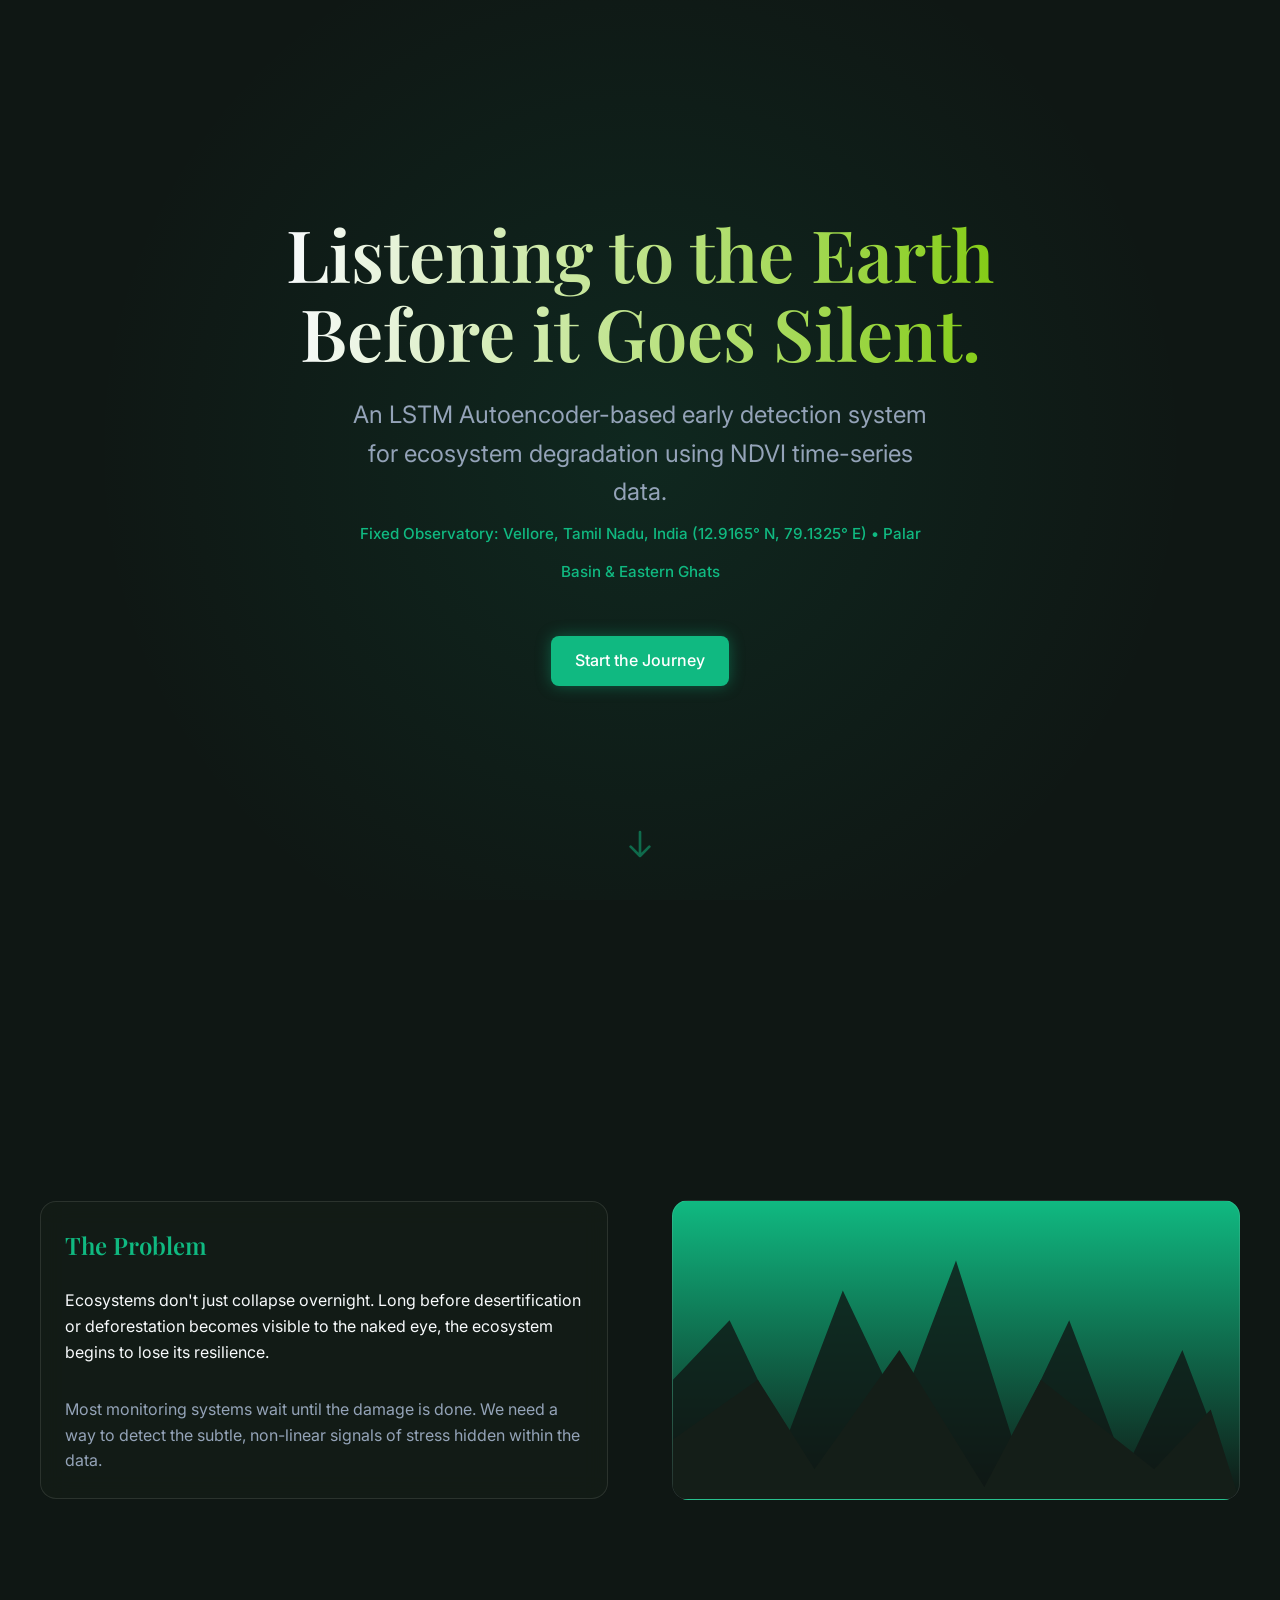
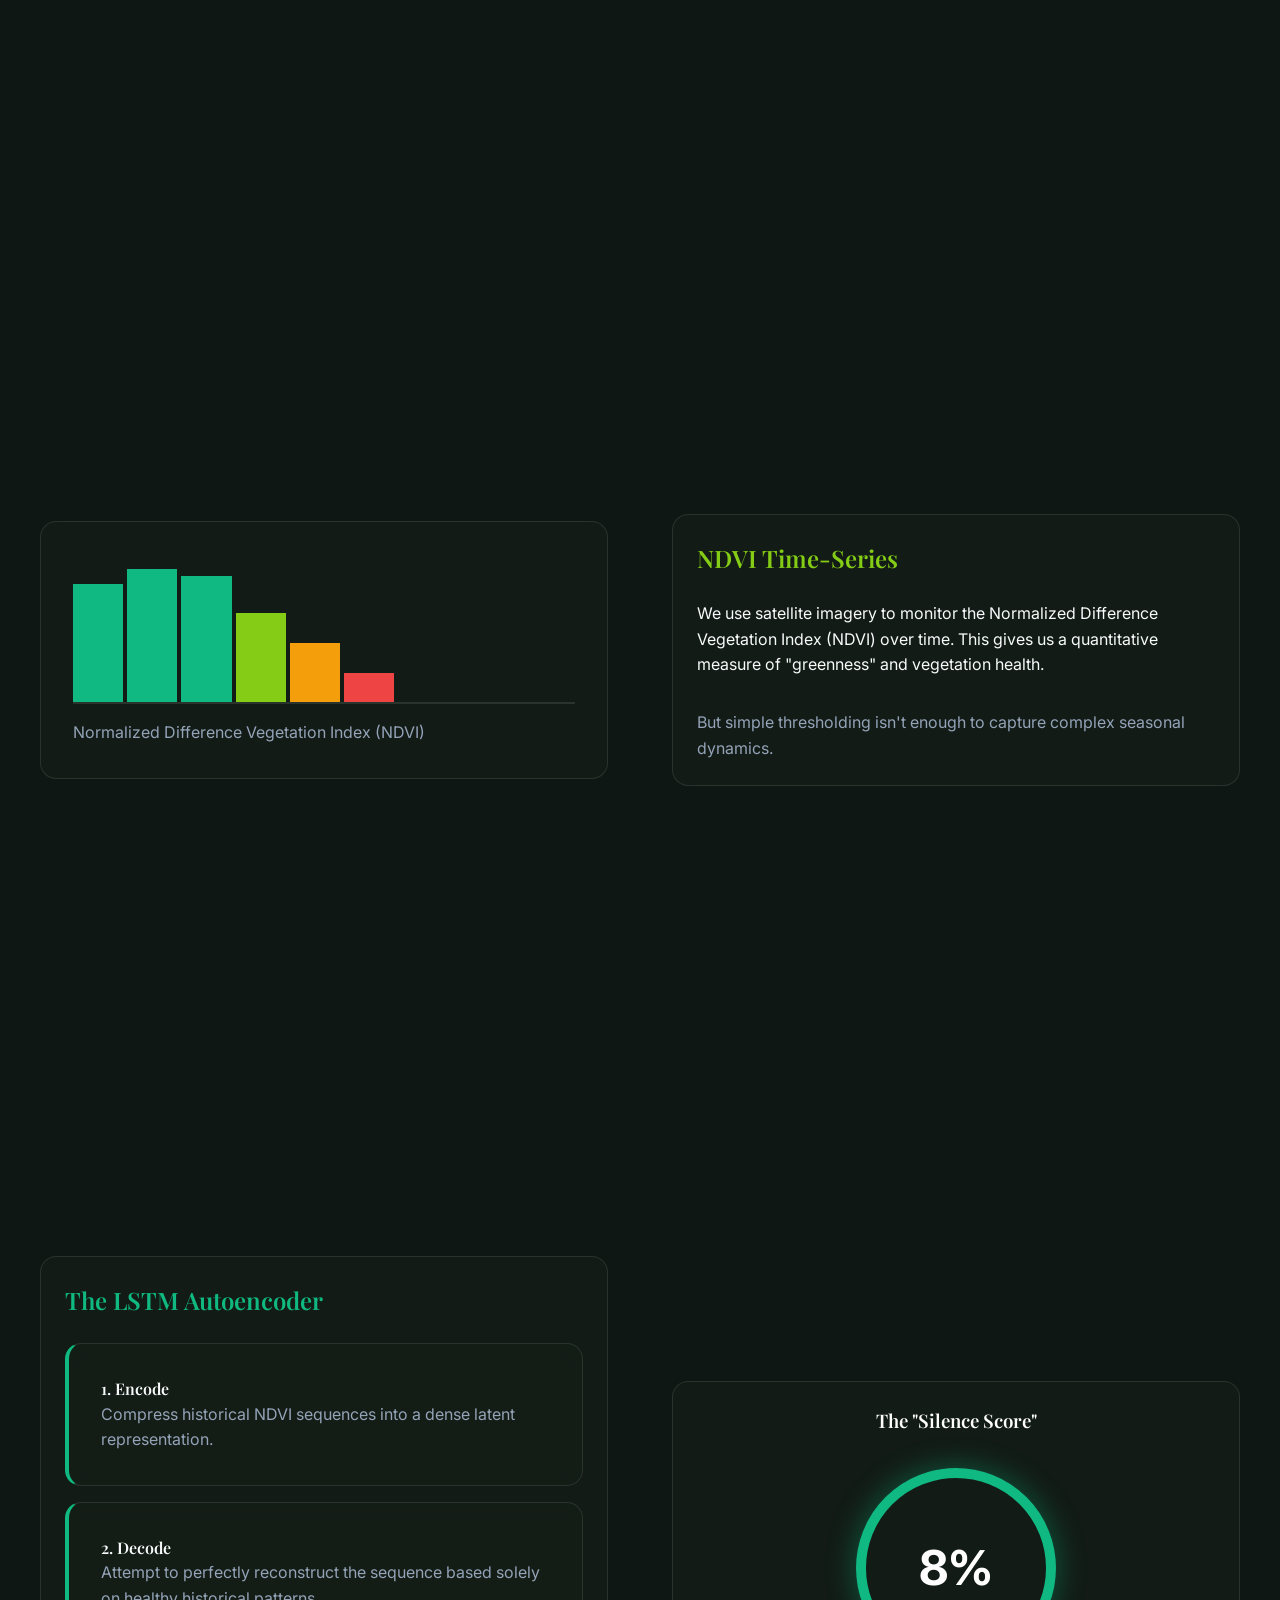
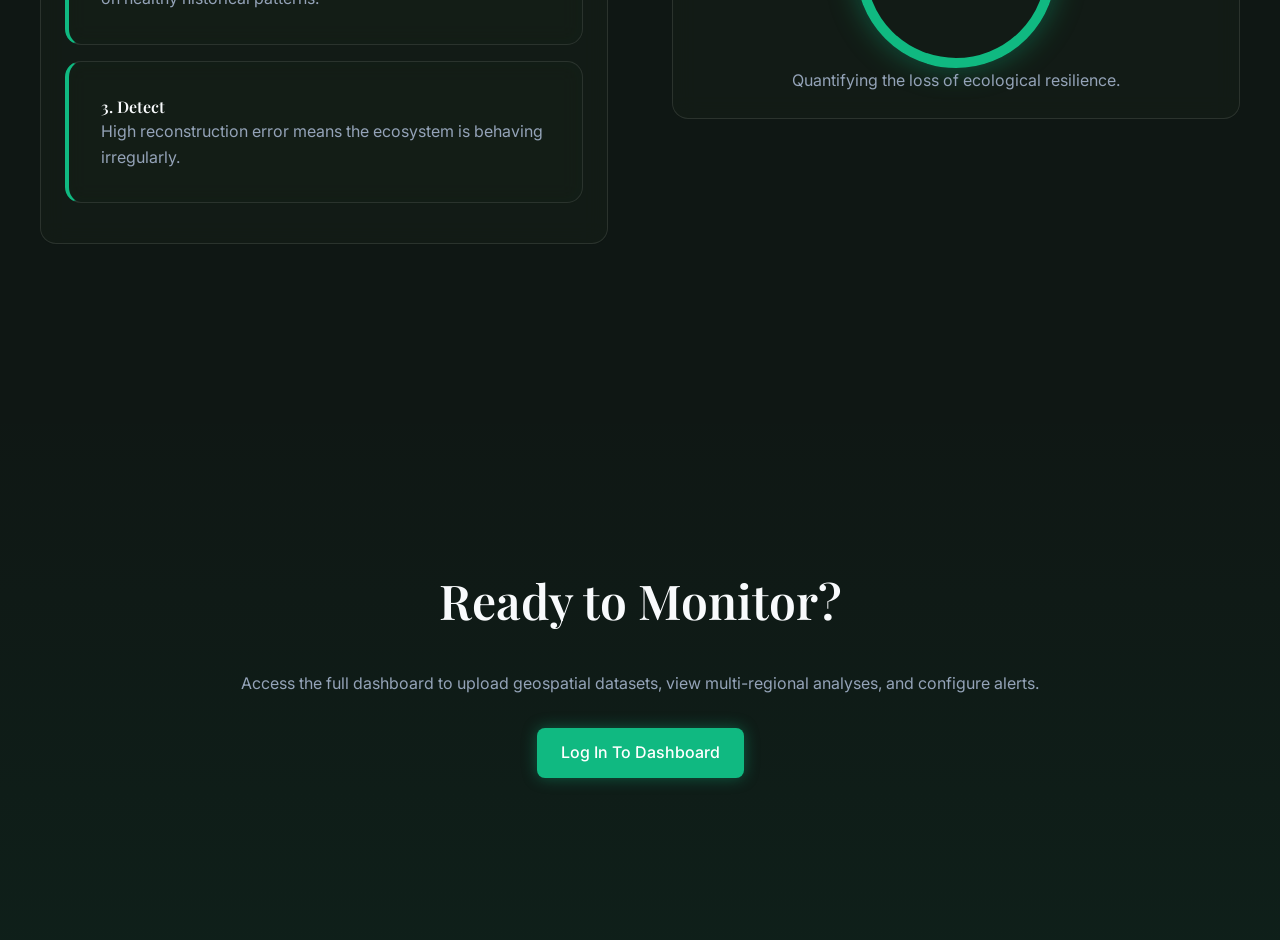
<file: frontend/index.html>
<!DOCTYPE html>
<html lang="en">
<head>
    <meta charset="UTF-8">
    <meta name="viewport" content="width=device-width, initial-scale=1.0">
    <title>EchoSense | Listening to the Earth</title>
    <!-- Google Fonts -->
    <link href="https://fonts.googleapis.com/css2?family=Inter:wght@300;400;500;600&family=Playfair+Display:wght@400;600;700&display=swap" rel="stylesheet">
    <!-- CSS -->
    <link rel="stylesheet" href="css/global.css">
    <link rel="stylesheet" href="css/landing.css">
</head>
<body>

    <!-- Hero Section -->
    <section class="hero-section" id="hero">
        <h1 class="hero-title">Listening to the Earth<br>Before it Goes Silent.</h1>
        <p class="hero-subtitle">An LSTM Autoencoder-based early detection system for ecosystem degradation using NDVI time-series data.<br><span style="color: var(--primary-emerald); font-size: 0.95rem; font-weight: 500;">Fixed Observatory: Vellore, Tamil Nadu, India (12.9165° N, 79.1325° E) • Palar Basin & Eastern Ghats</span></p>
        <a href="#problem" class="btn btn-primary">Start the Journey</a>
        
        <div class="scroll-indicator">
            <svg xmlns="http://www.w3.org/2000/svg" fill="none" viewBox="0 0 24 24" stroke="currentColor">
                <path stroke-linecap="round" stroke-linejoin="round" stroke-width="2" d="M19 14l-7 7m0 0l-7-7m7 7V3" />
            </svg>
        </div>
    </section>

    <!-- Story Section 1: The Problem -->
    <section class="story-section" id="problem">
        <div class="story-container">
            <div class="story-content">
                <div class="glass-panel">
                    <h2 class="text-emerald mb-3">The Problem</h2>
                    <p class="mb-4">Ecosystems don't just collapse overnight. Long before desertification or deforestation becomes visible to the naked eye, the ecosystem begins to lose its resilience.</p>
                    <p class="text-muted">Most monitoring systems wait until the damage is done. We need a way to detect the subtle, non-linear signals of stress hidden within the data.</p>
                </div>
            </div>
            <div class="story-visual glass-panel" style="padding: 0; overflow: hidden; height: 300px; background: linear-gradient(to bottom, #10b981 0%, #0f1714 100%); display: flex; align-items: flex-end;">
                <!-- Abstract Representation of fading forest -->
                <svg viewBox="0 0 100 50" preserveAspectRatio="none" style="width: 100%; height: 100%;">
                    <path d="M0,50 L0,30 L10,20 L20,40 L30,15 L40,35 L50,10 L60,40 L70,20 L80,45 L90,25 L100,50 Z" fill="#0f1714" opacity="0.8"/>
                    <path d="M0,50 L0,40 L15,30 L25,45 L40,25 L55,48 L65,30 L85,45 L95,35 L100,50 Z" fill="#141E18" />
                </svg>
            </div>
        </div>
    </section>

    <!-- Story Section 2: The Data -->
    <section class="story-section" id="data">
        <div class="story-container">
            <div class="story-visual glass-panel" style="padding: 2rem; display: flex; flex-direction: column; justify-content: center;">
                <div style="display: flex; gap: 4px; align-items: flex-end; height: 150px; border-bottom: 2px solid var(--border-subtle);">
                    <!-- Fake Bar Chart Array -->
                    <div style="width: 10%; background: var(--primary-emerald); height: 80%;"></div>
                    <div style="width: 10%; background: var(--primary-emerald); height: 90%;"></div>
                    <div style="width: 10%; background: var(--primary-emerald); height: 85%;"></div>
                    <div style="width: 10%; background: var(--accent-sage); height: 60%;"></div>
                    <div style="width: 10%; background: var(--alert-yellow); height: 40%;"></div>
                    <div style="width: 10%; background: var(--alert-red); height: 20%;"></div>
                </div>
                <p class="text-center mt-3 text-muted" style="margin-top: 1rem;">Normalized Difference Vegetation Index (NDVI)</p>
            </div>
            <div class="story-content">
                <div class="glass-panel">
                    <h2 class="text-sage mb-3">NDVI Time-Series</h2>
                    <p class="mb-4">We use satellite imagery to monitor the Normalized Difference Vegetation Index (NDVI) over time. This gives us a quantitative measure of "greenness" and vegetation health.</p>
                    <p class="text-muted">But simple thresholding isn't enough to capture complex seasonal dynamics.</p>
                </div>
            </div>
        </div>
    </section>

    <!-- Story Section 3: AI Solution -->
    <section class="story-section" id="solution">
        <div class="story-container">
            <div class="story-content">
                <div class="glass-panel">
                    <h2 class="text-emerald mb-3">The LSTM Autoencoder</h2>
                    <div class="concept-card">
                        <h4>1. Encode</h4>
                        <p class="text-muted text-sm">Compress historical NDVI sequences into a dense latent representation.</p>
                    </div>
                    <div class="concept-card">
                        <h4>2. Decode</h4>
                        <p class="text-muted text-sm">Attempt to perfectly reconstruct the sequence based solely on healthy historical patterns.</p>
                    </div>
                    <div class="concept-card">
                        <h4>3. Detect</h4>
                        <p class="text-muted text-sm">High reconstruction error means the ecosystem is behaving irregularly.</p>
                    </div>
                </div>
            </div>
            <div class="story-visual glass-panel" style="display:flex; flex-direction: column; align-items: center;">
                <h3 class="mb-4" style="color: white;">The "Silence Score"</h3>
                <div style="width: 200px; height: 200px; border-radius: 50%; border: 10px solid #10b981; display: flex; align-items: center; justify-content: center; box-shadow: 0 0 30px rgba(16, 185, 129, 0.4);">
                    <span style="font-size: 3rem; font-weight: bold; color: white;">8%</span>
                </div>
                <p class="text-muted mt-4 text-center">Quantifying the loss of ecological resilience.</p>
            </div>
        </div>
    </section>

    <!-- CTA Section -->
    <section class="cta-section">
        <h2 class="mb-4" style="font-size: 3rem;">Ready to Monitor?</h2>
        <p class="text-muted mb-4 max-w-2xl">Access the full dashboard to upload geospatial datasets, view multi-regional analyses, and configure alerts.</p>
        <div style="display: flex; gap: 1rem;">
            <a href="login.html" class="btn btn-primary">Log In To Dashboard</a>
        </div>
    </section>

    <!-- Scripts -->
    <script src="js/scripts.js"></script>
</body>
</html>
</file>
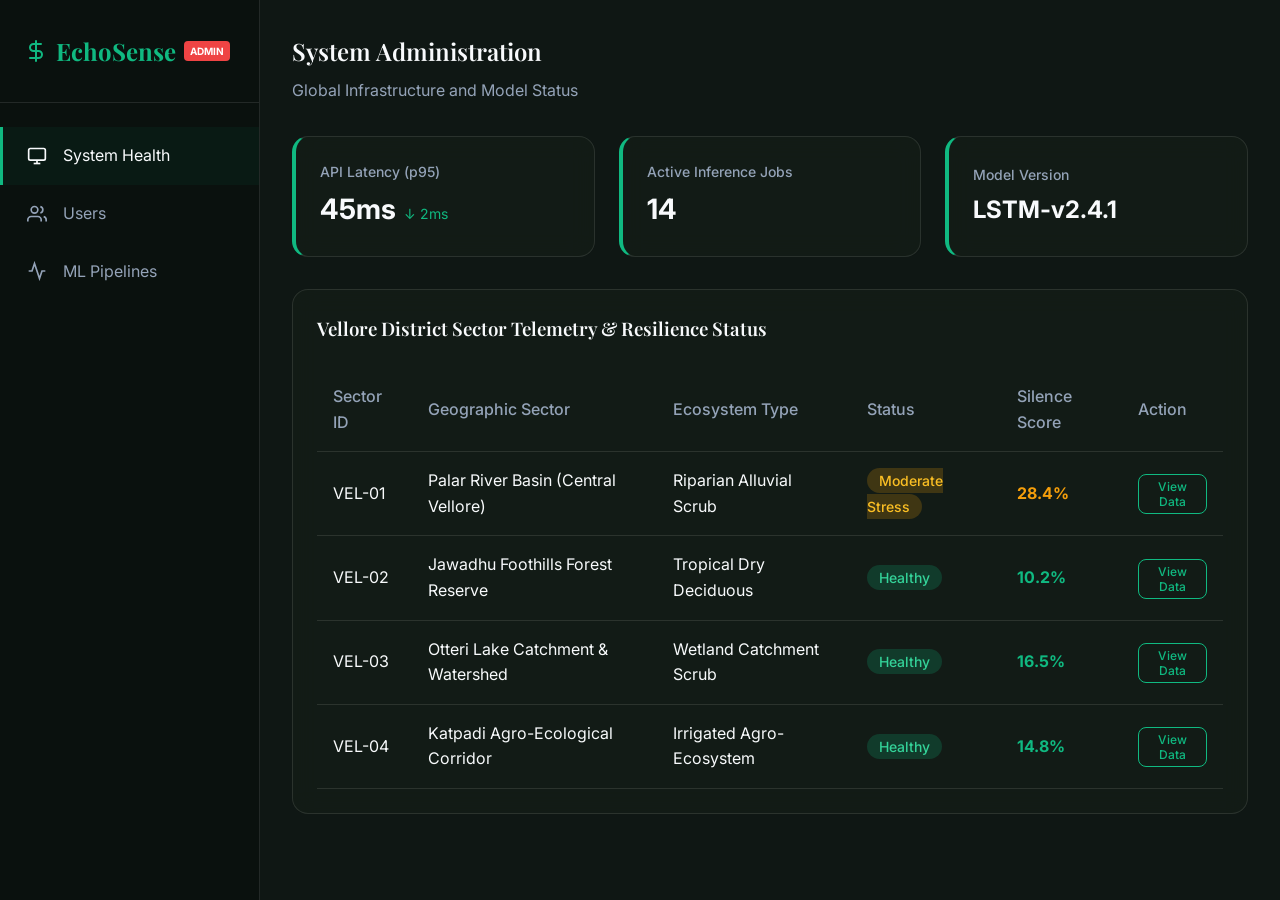
<file: frontend/admin.html>
<!DOCTYPE html>
<html lang="en">
<head>
    <meta charset="UTF-8">
    <meta name="viewport" content="width=device-width, initial-scale=1.0">
    <title>Admin Dashboard | EchoSense</title>
    <link href="https://fonts.googleapis.com/css2?family=Inter:wght@300;400;500;600&family=Playfair+Display:wght@400;600;700&display=swap" rel="stylesheet">
    <link rel="stylesheet" href="css/global.css">
    <link rel="stylesheet" href="css/dashboard.css">
</head>
<body>
    <div class="dashboard-layout">
        
        <!-- Sidebar -->
        <aside class="sidebar" style="background: #0a110e;">
            <div class="sidebar-header">
                <a href="index.html" class="logo">
                    <svg width="24" height="24" viewBox="0 0 24 24" fill="none" stroke="currentColor" stroke-width="2" stroke-linecap="round" stroke-linejoin="round"><path d="M12 2v20M17 5H9.5a3.5 3.5 0 0 0 0 7h5a3.5 3.5 0 0 1 0 7H6"/></svg>
                    EchoSense <span style="font-size: 10px; background: var(--alert-red); color: white; padding: 2px 6px; border-radius: 4px; font-family: 'Inter';">ADMIN</span>
                </a>
            </div>
            
            <nav class="nav-links">
                <a href="#" class="nav-item active">
                    <svg width="20" height="20" viewBox="0 0 24 24" fill="none" stroke="currentColor" stroke-width="2"><rect x="2" y="3" width="20" height="14" rx="2" ry="2"></rect><line x1="8" y1="21" x2="16" y2="21"></line><line x1="12" y1="17" x2="12" y2="21"></line></svg>
                    System Health
                </a>
                <a href="#" class="nav-item">
                    <svg width="20" height="20" viewBox="0 0 24 24" fill="none" stroke="currentColor" stroke-width="2"><path d="M17 21v-2a4 4 0 0 0-4-4H5a4 4 0 0 0-4 4v2"></path><circle cx="9" cy="7" r="4"></circle><path d="M23 21v-2a4 4 0 0 0-3-3.87"></path><path d="M16 3.13a4 4 0 0 1 0 7.75"></path></svg>
                    Users
                </a>
                <a href="#" class="nav-item">
                    <svg width="20" height="20" viewBox="0 0 24 24" fill="none" stroke="currentColor" stroke-width="2"><polyline points="22 12 18 12 15 21 9 3 6 12 2 12"></polyline></svg>
                    ML Pipelines
                </a>
            </nav>
        </aside>

        <!-- Main Content -->
        <main class="main-content">
            <div class="topbar">
                <div>
                    <h2 class="mb-1">System Administration</h2>
                    <p class="text-muted">Global Infrastructure and Model Status</p>
                </div>
            </div>

            <!-- Metrics -->
            <div class="metrics-grid admin-grid">
                <div class="glass-panel metric-card" style="border-left: 4px solid var(--primary-emerald);">
                    <div class="metric-info" style="width: 100%;">
                        <h4>API Latency (p95)</h4>
                        <div class="value" style="display: flex; align-items: baseline; gap: 8px;">
                            45ms <span style="font-size: 14px; font-weight: normal; color: var(--primary-emerald);">↓ 2ms</span>
                        </div>
                    </div>
                </div>
                <div class="glass-panel metric-card" style="border-left: 4px solid var(--primary-emerald);">
                    <div class="metric-info" style="width: 100%;">
                        <h4>Active Inference Jobs</h4>
                        <div class="value">14</div>
                    </div>
                </div>
                <div class="glass-panel metric-card" style="border-left: 4px solid var(--primary-emerald);">
                    <div class="metric-info" style="width: 100%;">
                        <h4>Model Version</h4>
                        <div class="value" style="font-size: 1.5rem;">LSTM-v2.4.1</div>
                    </div>
                </div>
            </div>

            <!-- Monitored Vellore Sectors Table -->
            <div class="glass-panel">
                <h3 class="mb-3">Vellore District Sector Telemetry & Resilience Status</h3>
                <table class="data-table">
                    <thead>
                        <tr>
                            <th>Sector ID</th>
                            <th>Geographic Sector</th>
                            <th>Ecosystem Type</th>
                            <th>Status</th>
                            <th>Silence Score</th>
                            <th>Action</th>
                        </tr>
                    </thead>
                    <tbody>
                        <tr>
                            <td>VEL-01</td>
                            <td>Palar River Basin (Central Vellore)</td>
                            <td>Riparian Alluvial Scrub</td>
                            <td><span class="status-badge status-stress">Moderate Stress</span></td>
                            <td class="text-center"><span style="color: var(--alert-yellow); font-weight: bold;">28.4%</span></td>
                            <td><button class="btn btn-outline" style="padding: 4px 8px; font-size: 12px;" onclick="window.location.href='analytics.html'">View Data</button></td>
                        </tr>
                        <tr>
                            <td>VEL-02</td>
                            <td>Jawadhu Foothills Forest Reserve</td>
                            <td>Tropical Dry Deciduous</td>
                            <td><span class="status-badge status-normal">Healthy</span></td>
                            <td class="text-center"><span style="color: var(--primary-emerald); font-weight: bold;">10.2%</span></td>
                            <td><button class="btn btn-outline" style="padding: 4px 8px; font-size: 12px;" onclick="window.location.href='analytics.html'">View Data</button></td>
                        </tr>
                        <tr>
                            <td>VEL-03</td>
                            <td>Otteri Lake Catchment & Watershed</td>
                            <td>Wetland Catchment Scrub</td>
                            <td><span class="status-badge status-normal">Healthy</span></td>
                            <td class="text-center"><span style="color: var(--primary-emerald); font-weight: bold;">16.5%</span></td>
                            <td><button class="btn btn-outline" style="padding: 4px 8px; font-size: 12px;" onclick="window.location.href='analytics.html'">View Data</button></td>
                        </tr>
                        <tr>
                            <td>VEL-04</td>
                            <td>Katpadi Agro-Ecological Corridor</td>
                            <td>Irrigated Agro-Ecosystem</td>
                            <td><span class="status-badge status-normal">Healthy</span></td>
                            <td class="text-center"><span style="color: var(--primary-emerald); font-weight: bold;">14.8%</span></td>
                            <td><button class="btn btn-outline" style="padding: 4px 8px; font-size: 12px;" onclick="window.location.href='analytics.html'">View Data</button></td>
                        </tr>
                    </tbody>
                </table>
            </div>

        </main>
    </div>
</body>
</html>
</file>
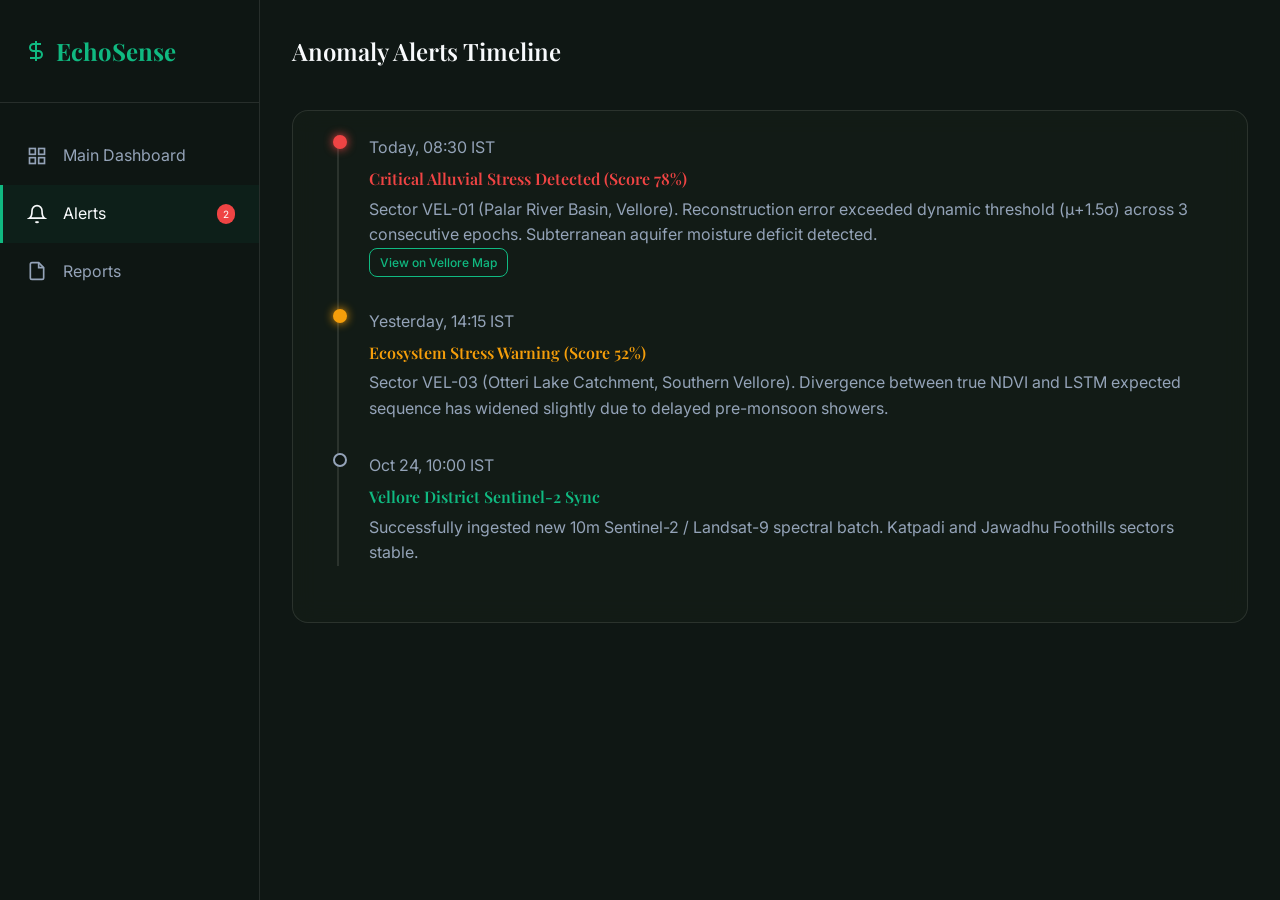
<file: frontend/alerts.html>
<!DOCTYPE html>
<html lang="en">
<head>
    <meta charset="UTF-8">
    <meta name="viewport" content="width=device-width, initial-scale=1.0">
    <title>Alerts | EchoSense</title>
    <link href="https://fonts.googleapis.com/css2?family=Inter:wght@300;400;500;600&family=Playfair+Display:wght@400;600;700&display=swap" rel="stylesheet">
    <link rel="stylesheet" href="css/global.css">
    <link rel="stylesheet" href="css/dashboard.css">
    <style>
        .timeline { position: relative; border-left: 2px solid var(--border-subtle); margin-left: 20px; padding-left: 30px; }
        .timeline-item { position: relative; margin-bottom: 2rem; }
        .timeline-item::before { content: ''; position: absolute; left: -36px; top: 0; width: 10px; height: 10px; border-radius: 50%; background: var(--bg-dark); border: 2px solid var(--text-muted); }
        .timeline-item.critical::before { border-color: var(--alert-red); background: var(--alert-red); box-shadow: 0 0 10px var(--alert-red); }
        .timeline-item.stress::before { border-color: var(--alert-yellow); background: var(--alert-yellow); box-shadow: 0 0 10px var(--alert-yellow); }
    </style>
</head>
<body>
    <div class="dashboard-layout">
        
        <aside class="sidebar">
            <div class="sidebar-header"><a href="index.html" class="logo"><svg width="24" height="24" viewBox="0 0 24 24" fill="none" stroke="currentColor" stroke-width="2"><path d="M12 2v20M17 5H9.5a3.5 3.5 0 0 0 0 7h5a3.5 3.5 0 0 1 0 7H6"/></svg> EchoSense</a></div>
            <nav class="nav-links">
                <a href="dashboard.html" class="nav-item"><svg width="20" height="20" viewBox="0 0 24 24" fill="none" stroke="currentColor" stroke-width="2"><rect x="3" y="3" width="7" height="7"></rect><rect x="14" y="3" width="7" height="7"></rect><rect x="14" y="14" width="7" height="7"></rect><rect x="3" y="14" width="7" height="7"></rect></svg> Main Dashboard</a>
                <a href="alerts.html" class="nav-item active"><svg width="20" height="20" viewBox="0 0 24 24" fill="none" stroke="currentColor" stroke-width="2"><path d="M18 8A6 6 0 0 0 6 8c0 7-3 9-3 9h18s-3-2-3-9"></path><path d="M13.73 21a2 2 0 0 1-3.46 0"></path></svg> Alerts <span style="background: var(--alert-red); color: white; border-radius: 10px; padding: 2px 6px; font-size: 10px; margin-left: auto;">2</span></a>
                <a href="reports.html" class="nav-item"><svg width="20" height="20" viewBox="0 0 24 24" fill="none" stroke="currentColor" stroke-width="2"><path d="M14 2H6a2 2 0 0 0-2 2v16a2 2 0 0 0 2 2h12a2 2 0 0 0 2-2V8z"></path><polyline points="14 2 14 8 20 8"></polyline></svg> Reports</a>
            </nav>
        </aside>

        <main class="main-content">
            <div class="topbar">
                <h2 class="mb-1">Anomaly Alerts Timeline</h2>
            </div>

            <div class="glass-panel">
                <div class="timeline mt-4">
                    <div class="timeline-item critical">
                        <span class="text-sm text-muted">Today, 08:30 IST</span>
                        <h4 style="color: var(--alert-red); margin: 5px 0;">Critical Alluvial Stress Detected (Score 78%)</h4>
                        <p class="text-muted text-sm pb-2">Sector VEL-01 (Palar River Basin, Vellore). Reconstruction error exceeded dynamic threshold (&mu;+1.5&sigma;) across 3 consecutive epochs. Subterranean aquifer moisture deficit detected.</p>
                        <a href="map.html" class="btn btn-outline" style="padding: 4px 10px; font-size: 12px;">View on Vellore Map</a>
                    </div>
                    <div class="timeline-item stress">
                        <span class="text-sm text-muted">Yesterday, 14:15 IST</span>
                        <h4 style="color: var(--alert-yellow); margin: 5px 0;">Ecosystem Stress Warning (Score 52%)</h4>
                        <p class="text-muted text-sm pb-2">Sector VEL-03 (Otteri Lake Catchment, Southern Vellore). Divergence between true NDVI and LSTM expected sequence has widened slightly due to delayed pre-monsoon showers.</p>
                    </div>
                    <div class="timeline-item">
                        <span class="text-sm text-muted">Oct 24, 10:00 IST</span>
                        <h4 style="color: var(--primary-emerald); margin: 5px 0;">Vellore District Sentinel-2 Sync</h4>
                        <p class="text-muted text-sm">Successfully ingested new 10m Sentinel-2 / Landsat-9 spectral batch. Katpadi and Jawadhu Foothills sectors stable.</p>
                    </div>
                </div>
            </div>
        </main>
    </div>
</body>
</html>
</file>
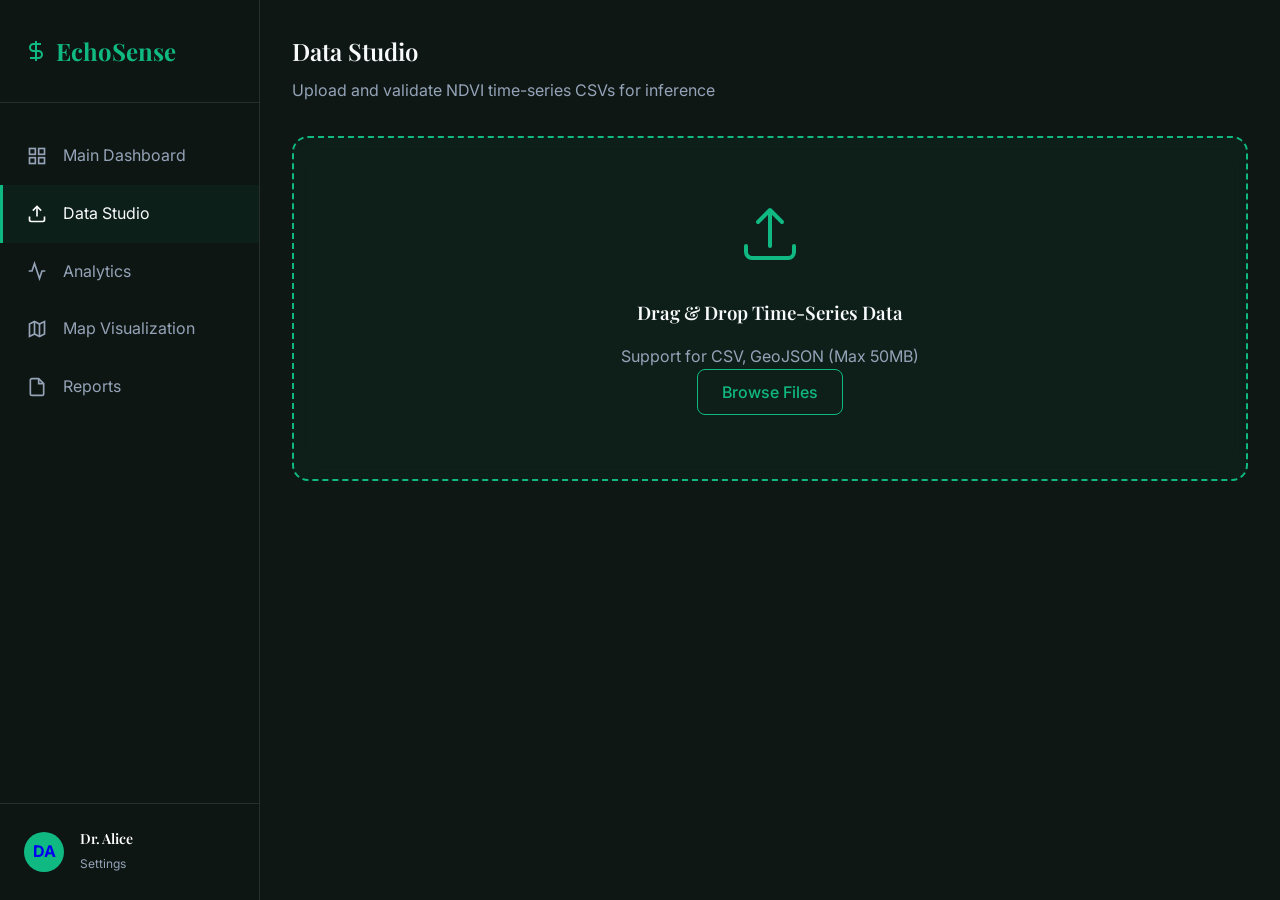
<file: frontend/data-studio.html>
<!DOCTYPE html>
<html lang="en">
<head>
    <meta charset="UTF-8">
    <meta name="viewport" content="width=device-width, initial-scale=1.0">
    <title>Data Studio | EchoSense</title>
    <link href="https://fonts.googleapis.com/css2?family=Inter:wght@300;400;500;600&family=Playfair+Display:wght@400;600;700&display=swap" rel="stylesheet">
    <link rel="stylesheet" href="css/global.css">
    <link rel="stylesheet" href="css/dashboard.css">
    <style>
        .upload-area { border: 2px dashed var(--primary-emerald); border-radius: 16px; padding: 4rem 2rem; text-align: center; background: rgba(16, 185, 129, 0.05); transition: var(--transition-smooth); cursor: pointer; }
        .upload-area:hover { background: rgba(16, 185, 129, 0.1); }
        .upload-icon { width: 64px; height: 64px; color: var(--primary-emerald); margin-bottom: 1.5rem; }
        .validation-card { padding: 1.5rem; border-left: 4px solid var(--accent-sage); margin-top: 2rem; display: none; }
        .success-tick { color: var(--primary-emerald); margin-right: 8px; }
        .warning-tick { color: var(--alert-yellow); margin-right: 8px; }
    </style>
</head>
<body>
    <div class="dashboard-layout">
        
        <!-- Sidebar Copy from Dashboard -->
        <aside class="sidebar">
            <div class="sidebar-header"><a href="index.html" class="logo"><svg width="24" height="24" viewBox="0 0 24 24" fill="none" stroke="currentColor" stroke-width="2"><path d="M12 2v20M17 5H9.5a3.5 3.5 0 0 0 0 7h5a3.5 3.5 0 0 1 0 7H6"/></svg> EchoSense</a></div>
            <nav class="nav-links">
                <a href="dashboard.html" class="nav-item"><svg width="20" height="20" viewBox="0 0 24 24" fill="none" stroke="currentColor" stroke-width="2"><rect x="3" y="3" width="7" height="7"></rect><rect x="14" y="3" width="7" height="7"></rect><rect x="14" y="14" width="7" height="7"></rect><rect x="3" y="14" width="7" height="7"></rect></svg> Main Dashboard</a>
                <a href="data-studio.html" class="nav-item active"><svg width="20" height="20" viewBox="0 0 24 24" fill="none" stroke="currentColor" stroke-width="2"><path d="M21 15v4a2 2 0 0 1-2 2H5a2 2 0 0 1-2-2v-4"></path><polyline points="17 8 12 3 7 8"></polyline><line x1="12" y1="3" x2="12" y2="15"></line></svg> Data Studio</a>
                <a href="analytics.html" class="nav-item"><svg width="20" height="20" viewBox="0 0 24 24" fill="none" stroke="currentColor" stroke-width="2"><polyline points="22 12 18 12 15 21 9 3 6 12 2 12"></polyline></svg> Analytics</a>
                <a href="map.html" class="nav-item"><svg width="20" height="20" viewBox="0 0 24 24" fill="none" stroke="currentColor" stroke-width="2"><polygon points="3 6 9 3 15 6 21 3 21 18 15 21 9 18 3 21"></polygon><line x1="9" y1="3" x2="9" y2="18"></line><line x1="15" y1="6" x2="15" y2="21"></line></svg> Map Visualization</a>
                <a href="reports.html" class="nav-item"><svg width="20" height="20" viewBox="0 0 24 24" fill="none" stroke="currentColor" stroke-width="2"><path d="M14 2H6a2 2 0 0 0-2 2v16a2 2 0 0 0 2 2h12a2 2 0 0 0 2-2V8z"></path><polyline points="14 2 14 8 20 8"></polyline></svg> Reports</a>
            </nav>
            <a href="profile.html" style="text-decoration: none;"><div class="user-profile"><div class="avatar">DA</div><div><h4 style="font-size: 14px; color: #fff;">Dr. Alice</h4><span style="font-size: 12px; color: var(--text-muted)">Settings</span></div></div></a>
        </aside>

        <main class="main-content">
            <div class="topbar">
                <div>
                    <h2 class="mb-1">Data Studio</h2>
                    <p class="text-muted">Upload and validate NDVI time-series CSVs for inference</p>
                </div>
            </div>

            <div class="glass-panel text-center upload-area" onclick="document.getElementById('fileInput').click(); setTimeout(() => document.getElementById('validationResult').style.display='block', 1500);">
                <svg class="upload-icon" fill="none" viewBox="0 0 24 24" stroke="currentColor" stroke-width="1.5">
                    <path stroke-linecap="round" stroke-linejoin="round" d="M3 16.5v2.25A2.25 2.25 0 005.25 21h13.5A2.25 2.25 0 0021 18.75V16.5m-13.5-9L12 3m0 0l4.5 4.5M12 3v13.5" />
                </svg>
                <h3 class="mb-2">Drag & Drop Time-Series Data</h3>
                <p class="text-muted">Support for CSV, GeoJSON (Max 50MB)</p>
                <input type="file" id="fileInput" style="display: none;">
                <button class="btn btn-outline mt-3">Browse Files</button>
            </div>

            <div class="glass-panel validation-card" id="validationResult">
                <h3 class="mb-3">Pipeline Validation Report: <span style="font-family: monospace; color: var(--text-muted);">vellore_palar_ndvi_timeseries.csv</span></h3>
                
                <div style="display: flex; flex-direction: column; gap: 10px;">
                    <div style="display: flex; align-items: center;">
                        <span class="success-tick">✔️</span> <span><strong>Structural Check:</strong> Passed (Vellore District Sentinel-2 NDVI Observations Confirmed)</span>
                    </div>
                    <div style="display: flex; align-items: center;">
                        <span class="warning-tick">⚠️</span> <span><strong>Missing Values:</strong> 2 NULLs detected during summer heatwave. Auto-interpolated using cubic spline.</span>
                    </div>
                    <div style="display: flex; align-items: center;">
                        <span class="success-tick">✔️</span> <span><strong>Min-Max Normalization:</strong> Applied scale [-1.0, 1.0] for PyTorch LSTM</span>
                    </div>
                </div>

                <div class="mt-4 pt-3" style="border-top: 1px solid var(--border-subtle); display: flex; justify-content: space-between; align-items: center;">
                    <span class="text-muted text-sm">Dataset validated for Vellore District (12.9165° N, 79.1325° E). Ready for PyTorch LSTM inference.</span>
                    <button class="btn btn-primary" onclick="alert('Inference dispatched to PyTorch LSTM Pipeline for Vellore!')">Run LSTM Inference</button>
                </div>
            </div>

        </main>
    </div>
</body>
</html>
</file>
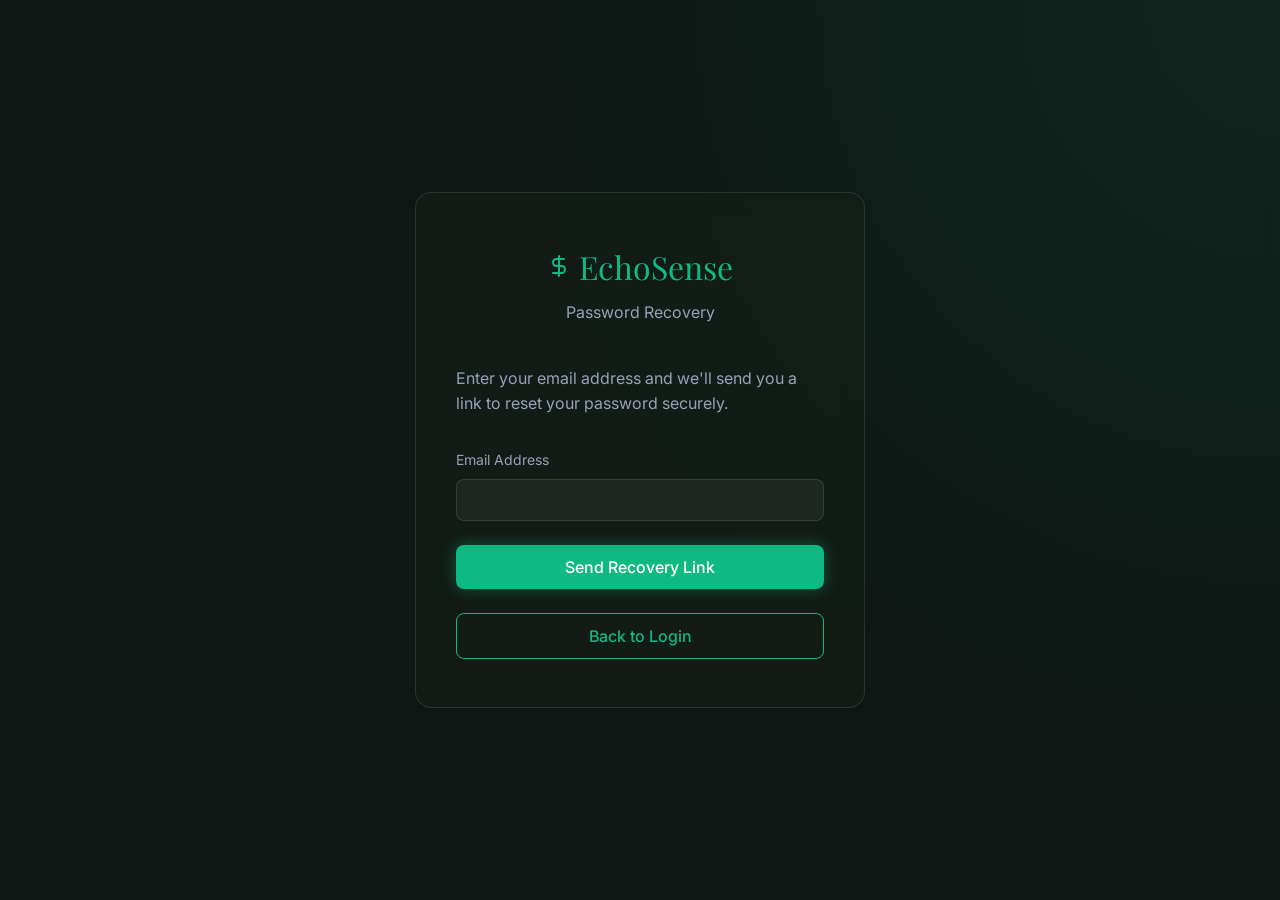
<file: frontend/forgot-password.html>
<!DOCTYPE html>
<html lang="en">
<head>
    <meta charset="UTF-8">
    <meta name="viewport" content="width=device-width, initial-scale=1.0">
    <title>Forgot Password | EchoSense</title>
    <link href="https://fonts.googleapis.com/css2?family=Inter:wght@300;400;500;600&family=Playfair+Display:wght@400;600;700&display=swap" rel="stylesheet">
    <link rel="stylesheet" href="css/global.css">
    <style>
        .auth-container { min-height: 100vh; display: flex; align-items: center; justify-content: center; background: radial-gradient(circle at top right, rgba(16, 185, 129, 0.1) 0%, var(--bg-dark) 50%); padding: 2rem; }
        .auth-card { max-width: 450px; width: 100%; padding: 3rem 2.5rem; }
        .auth-header { text-align: center; margin-bottom: 2.5rem; }
        .auth-logo { font-family: 'Playfair Display', serif; font-size: 2rem; color: var(--primary-emerald); display: flex; align-items: center; justify-content: center; gap: 0.5rem; margin-bottom: 0.5rem; }
        .form-group { margin-bottom: 1.5rem; }
        .form-label { display: block; margin-bottom: 0.5rem; color: var(--text-muted); font-size: 0.875rem; }
        .form-control { width: 100%; padding: 0.75rem 1rem; background: rgba(255, 255, 255, 0.05); border: 1px solid var(--border-subtle); border-radius: 8px; color: #fff; transition: var(--transition-smooth); font-family: 'Inter', sans-serif; }
        .form-control:focus { outline: none; border-color: var(--primary-emerald); background: rgba(16, 185, 129, 0.05); }
        .btn-block { width: 100%; display: block; }
        .auth-footer { text-align: center; margin-top: 2rem; color: var(--text-muted); font-size: 0.875rem; }
        .auth-footer a { color: var(--primary-emerald); text-decoration: none; }
    </style>
</head>
<body>
    <div class="auth-container">
        <div class="glass-panel auth-card">
            <div class="auth-header">
                <div class="auth-logo">
                    <svg width="24" height="24" viewBox="0 0 24 24" fill="none" stroke="currentColor" stroke-width="2" stroke-linecap="round" stroke-linejoin="round"><path d="M12 2v20M17 5H9.5a3.5 3.5 0 0 0 0 7h5a3.5 3.5 0 0 1 0 7H6"/></svg>
                    EchoSense
                </div>
                <p class="text-muted">Password Recovery</p>
            </div>
            
            <p class="text-muted text-sm text-center mb-4">Enter your email address and we'll send you a link to reset your password securely.</p>
            
            <form onsubmit="event.preventDefault(); alert('Reset link simulated!'); window.location.href='login.html';">
                <div class="form-group">
                    <label class="form-label">Email Address</label>
                    <input type="email" class="form-control" required>
                </div>
                <button type="submit" class="btn btn-primary btn-block mb-3">Send Recovery Link</button>
                <button type="button" class="btn btn-outline btn-block" onclick="window.location.href='login.html'">Back to Login</button>
            </form>
        </div>
    </div>
</body>
</html>
</file>
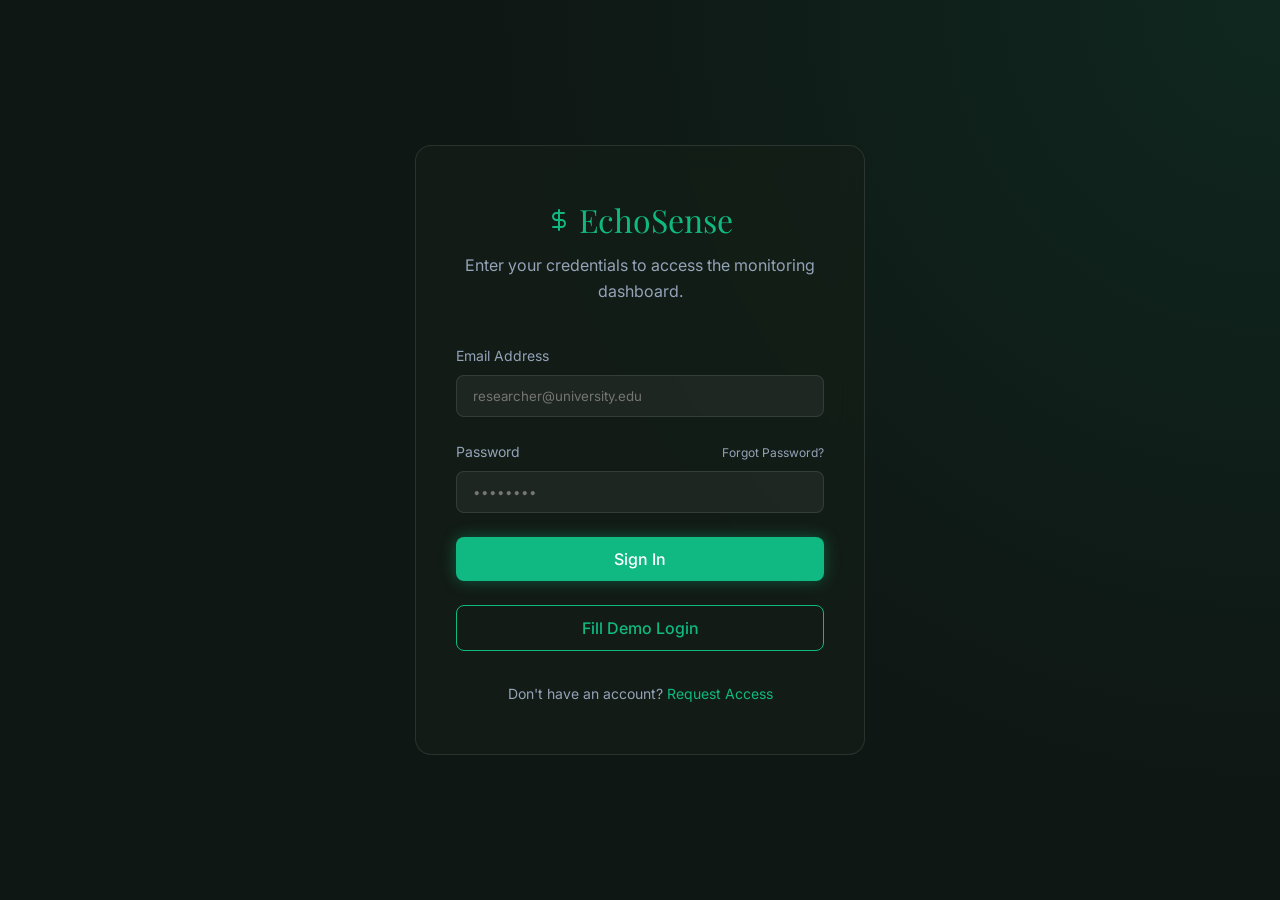
<file: frontend/login.html>
<!DOCTYPE html>
<html lang="en">
<head>
    <meta charset="UTF-8">
    <meta name="viewport" content="width=device-width, initial-scale=1.0">
    <title>Login | EchoSense</title>
    <!-- Google Fonts -->
    <link href="https://fonts.googleapis.com/css2?family=Inter:wght@300;400;500;600&family=Playfair+Display:wght@400;600;700&display=swap" rel="stylesheet">
    <!-- CSS -->
    <link rel="stylesheet" href="css/global.css">
    <style>
        .auth-container {
            min-height: 100vh;
            display: flex;
            align-items: center;
            justify-content: center;
            background: radial-gradient(circle at top right, rgba(16, 185, 129, 0.1) 0%, var(--bg-dark) 50%);
            padding: 2rem;
        }
        
        .auth-card {
            max-width: 450px;
            width: 100%;
            padding: 3rem 2.5rem;
        }
        
        .auth-header {
            text-align: center;
            margin-bottom: 2.5rem;
        }
        
        .auth-logo {
            font-family: 'Playfair Display', serif;
            font-size: 2rem;
            color: var(--primary-emerald);
            display: flex;
            align-items: center;
            justify-content: center;
            gap: 0.5rem;
            margin-bottom: 0.5rem;
        }
        
        .form-group {
            margin-bottom: 1.5rem;
        }
        
        .form-label {
            display: block;
            margin-bottom: 0.5rem;
            color: var(--text-muted);
            font-size: 0.875rem;
        }
        
        .form-control {
            width: 100%;
            padding: 0.75rem 1rem;
            background: rgba(255, 255, 255, 0.05);
            border: 1px solid var(--border-subtle);
            border-radius: 8px;
            color: #fff;
            transition: var(--transition-smooth);
            font-family: 'Inter', sans-serif;
        }
        
        .form-control:focus {
            outline: none;
            border-color: var(--primary-emerald);
            background: rgba(16, 185, 129, 0.05);
        }
        
        .btn-block {
            width: 100%;
            display: block;
        }
        
        .auth-footer {
            text-align: center;
            margin-top: 2rem;
            color: var(--text-muted);
            font-size: 0.875rem;
        }
        
        .auth-footer a {
            color: var(--primary-emerald);
            text-decoration: none;
        }
    </style>
</head>
<body>

    <div class="auth-container">
        <div class="glass-panel auth-card">
            <div class="auth-header">
                <div class="auth-logo">
                    <svg width="24" height="24" viewBox="0 0 24 24" fill="none" stroke="currentColor" stroke-width="2" stroke-linecap="round" stroke-linejoin="round"><path d="M12 2v20M17 5H9.5a3.5 3.5 0 0 0 0 7h5a3.5 3.5 0 0 1 0 7H6"/></svg>
                    EchoSense
                </div>
                <p class="text-muted">Enter your credentials to access the monitoring dashboard.</p>
            </div>
            
            <form id="loginForm">
                <div id="loginError" style="display: none; color: #ef4444; background: rgba(239, 68, 68, 0.1); padding: 0.75rem; border-radius: 8px; margin-bottom: 1rem; border: 1px solid #ef4444; font-size: 0.875rem;"></div>
                <div class="form-group">
                    <label class="form-label" for="email">Email Address</label>
                    <input type="email" id="email" class="form-control" placeholder="researcher@university.edu" required>
                </div>
                
                <div class="form-group">
                    <div style="display: flex; justify-content: space-between; align-items: center; margin-bottom: 0.5rem;">
                        <label class="form-label" for="password" style="margin-bottom: 0;">Password</label>
                        <a href="#" style="color: var(--text-muted); font-size: 0.75rem; text-decoration: none;">Forgot Password?</a>
                    </div>
                    <input type="password" id="password" class="form-control" placeholder="••••••••" required>
                </div>
                
                <button type="submit" class="btn btn-primary btn-block mb-3">Sign In</button>
                <button type="button" class="btn btn-outline btn-block" onclick="document.getElementById('email').value='researcher@university.edu'; document.getElementById('password').value='password123';">Fill Demo Login</button>
            </form>
            
            <script>
                document.getElementById('loginForm').addEventListener('submit', async (e) => {
                    e.preventDefault();
                    
                    const email = document.getElementById('email').value;
                    const password = document.getElementById('password').value;
                    const errorBox = document.getElementById('loginError');
                    
                    try {
                        const response = await fetch('http://localhost:5001/api/v1/auth/login', {
                            method: 'POST',
                            headers: { 'Content-Type': 'application/json' },
                            body: JSON.stringify({ email, password })
                        });
                        
                        if (response.ok) {
                            const data = await response.json();
                            // Optional: store token in localStorage
                            localStorage.setItem('token', data.token);
                            localStorage.setItem('user_email', data.user.email);
                            window.location.href = 'dashboard.html';
                        } else {
                            const error = await response.json();
                            errorBox.textContent = error.detail || 'Login failed.';
                            errorBox.style.display = 'block';
                        }
                    } catch (err) {
                        errorBox.textContent = 'Server is unreachable. Please make sure the backend is running.';
                        errorBox.style.display = 'block';
                    }
                });
            </script>
            
            <div class="auth-footer">
                Don't have an account? <a href="#">Request Access</a>
            </div>
        </div>
    </div>

</body>
</html>
</file>
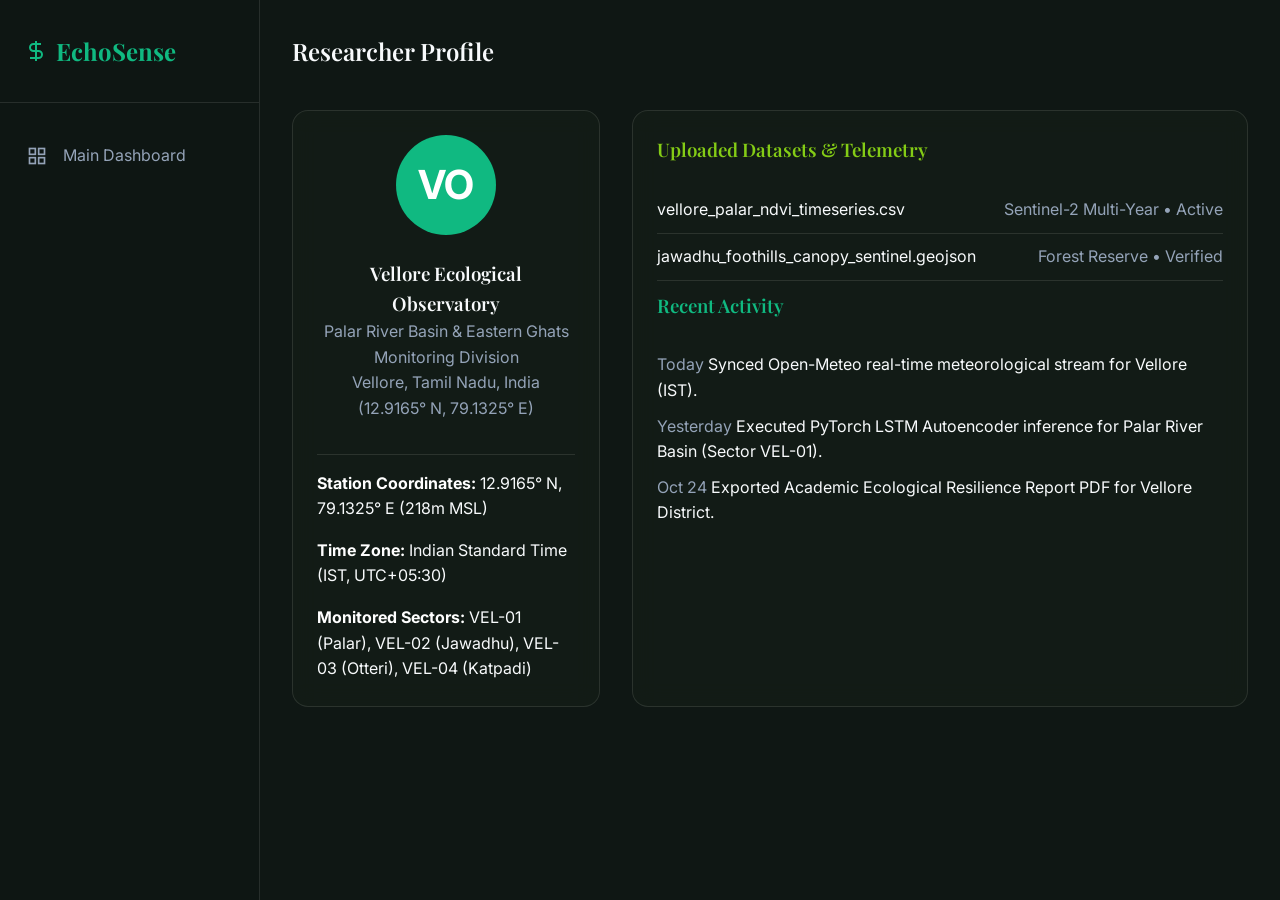
<file: frontend/profile.html>
<!DOCTYPE html>
<html lang="en">
<head>
    <meta charset="UTF-8">
    <meta name="viewport" content="width=device-width, initial-scale=1.0">
    <title>Profile | EchoSense</title>
    <link href="https://fonts.googleapis.com/css2?family=Inter:wght@300;400;500;600&family=Playfair+Display:wght@400;600;700&display=swap" rel="stylesheet">
    <link rel="stylesheet" href="css/global.css">
    <link rel="stylesheet" href="css/dashboard.css">
</head>
<body>
    <div class="dashboard-layout">
        <aside class="sidebar">
            <div class="sidebar-header"><a href="index.html" class="logo"><svg width="24" height="24" viewBox="0 0 24 24" fill="none" stroke="currentColor" stroke-width="2"><path d="M12 2v20M17 5H9.5a3.5 3.5 0 0 0 0 7h5a3.5 3.5 0 0 1 0 7H6"/></svg> EchoSense</a></div>
            <nav class="nav-links">
                <a href="dashboard.html" class="nav-item"><svg width="20" height="20" viewBox="0 0 24 24" fill="none" stroke="currentColor" stroke-width="2"><rect x="3" y="3" width="7" height="7"></rect><rect x="14" y="3" width="7" height="7"></rect><rect x="14" y="14" width="7" height="7"></rect><rect x="3" y="14" width="7" height="7"></rect></svg> Main Dashboard</a>
            </nav>
        </aside>

        <main class="main-content">
            <div class="topbar">
                <h2 class="mb-1">Researcher Profile</h2>
            </div>
            
            <div style="display: grid; grid-template-columns: 1fr 2fr; gap: 2rem;">
                <div class="glass-panel" style="text-align: center;">
                    <div style="width: 100px; height: 100px; border-radius: 50%; background: var(--primary-emerald); color: white; display: flex; align-items: center; justify-content: center; font-size: 2.5rem; font-weight: bold; margin: 0 auto 1.5rem auto;">VO</div>
                    <h3>Vellore Ecological Observatory</h3>
                    <p class="text-muted mb-4">Palar River Basin & Eastern Ghats Monitoring Division<br>Vellore, Tamil Nadu, India (12.9165° N, 79.1325° E)</p>
                    <div style="border-top: 1px solid var(--border-subtle); padding-top: 1rem; text-align: left;">
                        <p class="text-sm mb-2"><strong style="color:#fff;">Station Coordinates:</strong> 12.9165° N, 79.1325° E (218m MSL)</p>
                        <p class="text-sm mb-2"><strong style="color:#fff;">Time Zone:</strong> Indian Standard Time (IST, UTC+05:30)</p>
                        <p class="text-sm"><strong style="color:#fff;">Monitored Sectors:</strong> VEL-01 (Palar), VEL-02 (Jawadhu), VEL-03 (Otteri), VEL-04 (Katpadi)</p>
                    </div>
                </div>

                <div class="glass-panel">
                    <h3 class="mb-4 text-sage">Uploaded Datasets & Telemetry</h3>
                    <div style="display: flex; justify-content: space-between; padding-bottom: 10px; border-bottom: 1px solid var(--border-subtle); margin-bottom: 10px;">
                        <span>vellore_palar_ndvi_timeseries.csv</span> <span class="text-muted text-sm">Sentinel-2 Multi-Year • Active</span>
                    </div>
                    <div style="display: flex; justify-content: space-between; padding-bottom: 10px; border-bottom: 1px solid var(--border-subtle); margin-bottom: 10px;">
                        <span>jawadhu_foothills_canopy_sentinel.geojson</span> <span class="text-muted text-sm">Forest Reserve • Verified</span>
                    </div>

                    <h3 class="mt-4 mb-4 text-emerald">Recent Activity</h3>
                    <ul style="list-style: none; padding: 0;">
                        <li style="margin-bottom: 10px;" class="text-sm"><span class="text-muted">Today</span> Synced Open-Meteo real-time meteorological stream for Vellore (IST).</li>
                        <li style="margin-bottom: 10px;" class="text-sm"><span class="text-muted">Yesterday</span> Executed PyTorch LSTM Autoencoder inference for Palar River Basin (Sector VEL-01).</li>
                        <li style="margin-bottom: 10px;" class="text-sm"><span class="text-muted">Oct 24</span> Exported Academic Ecological Resilience Report PDF for Vellore District.</li>
                    </ul>
                </div>
            </div>
        </main>
    </div>
</body>
</html>
</file>
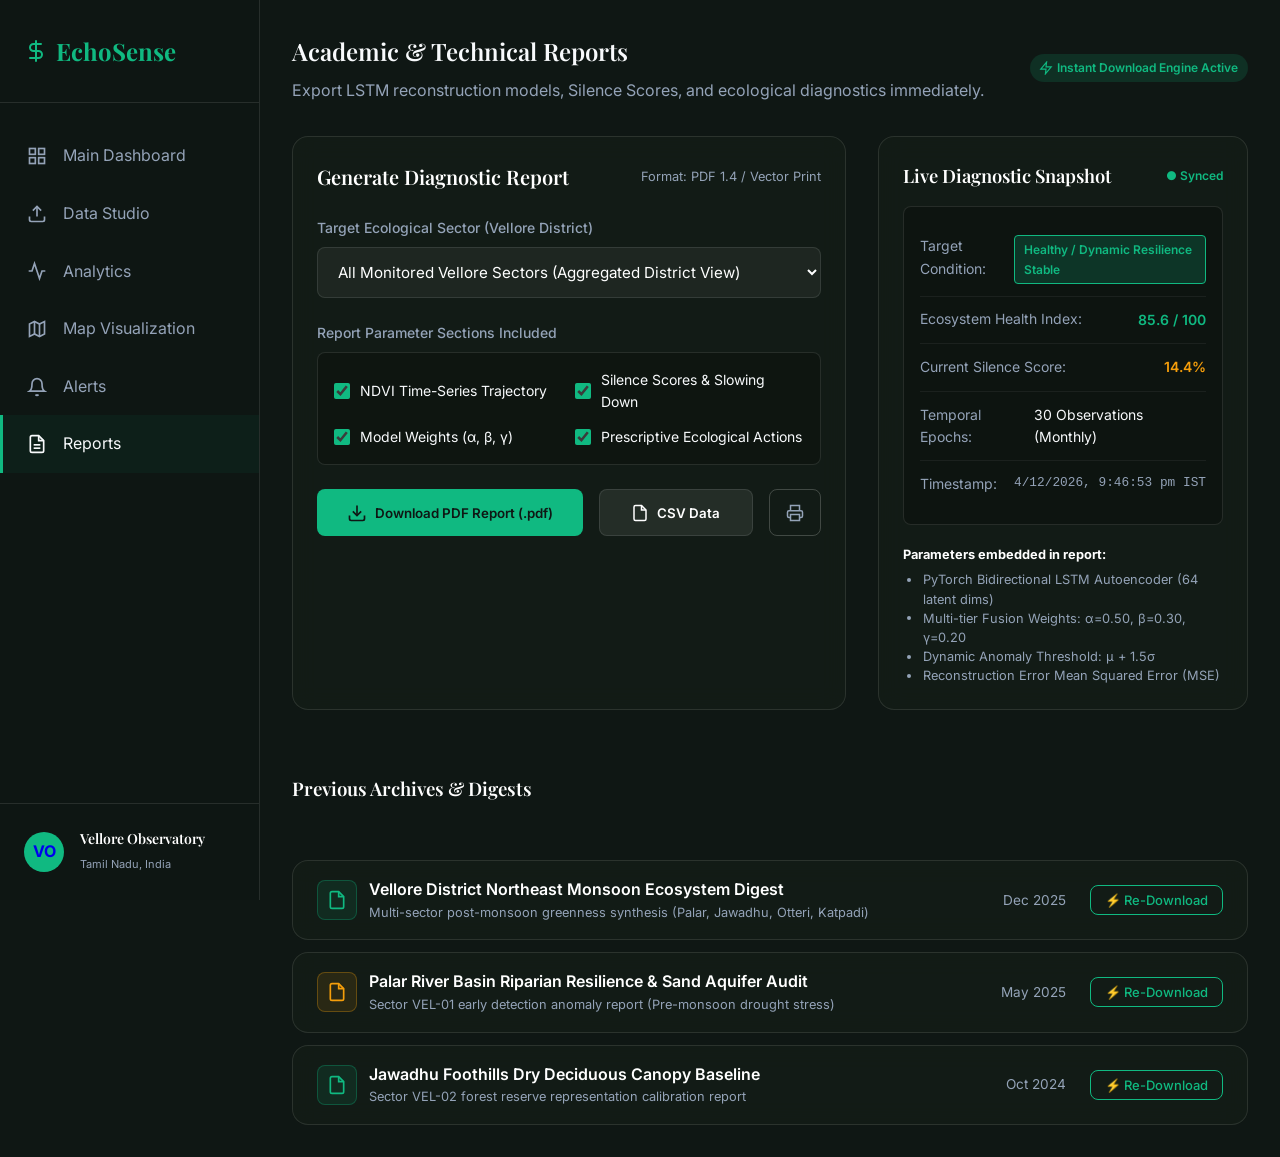
<file: frontend/reports.html>
<!DOCTYPE html>
<html lang="en">
<head>
    <meta charset="UTF-8">
    <meta name="viewport" content="width=device-width, initial-scale=1.0">
    <title>Reports & Diagnostics | EchoSense</title>
    <!-- Fonts -->
    <link href="https://fonts.googleapis.com/css2?family=Inter:wght@300;400;500;600;700&family=Playfair+Display:wght@400;600;700&display=swap" rel="stylesheet">
    <!-- Styles -->
    <link rel="stylesheet" href="css/global.css">
    <link rel="stylesheet" href="css/dashboard.css">
    <style>
        .reports-grid {
            display: grid;
            grid-template-columns: 1.2fr 0.8fr;
            gap: 2rem;
            margin-bottom: 2rem;
        }
        @media (max-width: 992px) {
            .reports-grid {
                grid-template-columns: 1fr;
            }
        }
        .form-label {
            display: block;
            margin-bottom: 0.5rem;
            color: var(--text-muted);
            font-size: 0.875rem;
            font-weight: 500;
        }
        .form-select {
            width: 100%;
            padding: 0.85rem 1rem;
            background: rgba(255, 255, 255, 0.05);
            border: 1px solid var(--border-subtle);
            color: #fff;
            border-radius: 8px;
            font-family: 'Inter', sans-serif;
            font-size: 0.95rem;
            outline: none;
            transition: var(--transition-smooth);
        }
        .form-select:focus {
            border-color: var(--primary-emerald);
            background: rgba(16, 185, 129, 0.06);
        }
        .checkbox-group {
            display: grid;
            grid-template-columns: 1fr 1fr;
            gap: 0.75rem;
            background: rgba(0, 0, 0, 0.2);
            padding: 1rem;
            border-radius: 8px;
            border: 1px solid var(--border-subtle);
        }
        .checkbox-item {
            display: flex;
            align-items: center;
            gap: 0.6rem;
            color: var(--text-light);
            font-size: 0.875rem;
            cursor: pointer;
        }
        .checkbox-item input[type="checkbox"] {
            accent-color: var(--primary-emerald);
            width: 16px;
            height: 16px;
            cursor: pointer;
        }
        .action-buttons {
            display: flex;
            gap: 1rem;
            margin-top: 1.5rem;
        }
        .btn-instant {
            display: inline-flex;
            align-items: center;
            justify-content: center;
            gap: 0.5rem;
            font-weight: 600;
            padding: 0.85rem 1.25rem;
            border-radius: 8px;
            cursor: pointer;
            transition: var(--transition-smooth);
            border: none;
        }
        .btn-pdf {
            background: var(--primary-emerald);
            color: #0f1714;
            flex: 2;
        }
        .btn-pdf:hover {
            background: #059669;
            transform: translateY(-1px);
            box-shadow: 0 4px 15px rgba(16, 185, 129, 0.3);
        }
        .btn-csv {
            background: rgba(255, 255, 255, 0.08);
            border: 1px solid var(--border-subtle);
            color: #fff;
            flex: 1;
        }
        .btn-csv:hover {
            background: rgba(255, 255, 255, 0.15);
            border-color: var(--primary-emerald);
        }
        .btn-preview {
            background: transparent;
            border: 1px solid rgba(255, 255, 255, 0.2);
            color: var(--text-muted);
            padding: 0.85rem 1rem;
        }
        .btn-preview:hover {
            color: #fff;
            border-color: #fff;
        }
        .preview-stat {
            display: flex;
            justify-content: space-between;
            padding: 0.75rem 0;
            border-bottom: 1px solid rgba(255, 255, 255, 0.06);
            font-size: 0.875rem;
        }
        .preview-stat:last-child {
            border-bottom: none;
        }
        .badge {
            display: inline-block;
            padding: 0.25rem 0.6rem;
            border-radius: 4px;
            font-size: 0.75rem;
            font-weight: 600;
        }
        .badge-success { background: rgba(16, 185, 129, 0.2); color: #10b981; border: 1px solid #10b981; }
        .badge-warning { background: rgba(245, 158, 11, 0.2); color: #f59e0b; border: 1px solid #f59e0b; }
        .badge-critical { background: rgba(239, 68, 68, 0.2); color: #ef4444; border: 1px solid #ef4444; }
        .instant-badge {
            background: rgba(16, 185, 129, 0.15);
            color: #10b981;
            font-size: 0.75rem;
            padding: 0.3rem 0.6rem;
            border-radius: 20px;
            display: inline-flex;
            align-items: center;
            gap: 4px;
            font-weight: 600;
        }
    </style>
</head>
<body>
    <div class="dashboard-layout">
        
        <!-- Sidebar Navigation -->
        <aside class="sidebar">
            <div class="sidebar-header">
                <a href="index.html" class="logo">
                    <svg width="24" height="24" viewBox="0 0 24 24" fill="none" stroke="currentColor" stroke-width="2" stroke-linecap="round" stroke-linejoin="round">
                        <path d="M12 2v20M17 5H9.5a3.5 3.5 0 0 0 0 7h5a3.5 3.5 0 0 1 0 7H6"/>
                    </svg>
                    EchoSense
                </a>
            </div>
            
            <nav class="nav-links">
                <a href="dashboard.html" class="nav-item">
                    <svg width="20" height="20" viewBox="0 0 24 24" fill="none" stroke="currentColor" stroke-width="2">
                        <rect x="3" y="3" width="7" height="7"></rect>
                        <rect x="14" y="3" width="7" height="7"></rect>
                        <rect x="14" y="14" width="7" height="7"></rect>
                        <rect x="3" y="14" width="7" height="7"></rect>
                    </svg>
                    Main Dashboard
                </a>

                <a href="data-studio.html" class="nav-item">
                    <svg width="20" height="20" viewBox="0 0 24 24" fill="none" stroke="currentColor" stroke-width="2">
                        <path d="M21 15v4a2 2 0 0 1-2 2H5a2 2 0 0 1-2-2v-4"></path>
                        <polyline points="17 8 12 3 7 8"></polyline>
                        <line x1="12" y1="3" x2="12" y2="15"></line>
                    </svg>
                    Data Studio
                </a>

                <a href="analytics.html" class="nav-item">
                    <svg width="20" height="20" viewBox="0 0 24 24" fill="none" stroke="currentColor" stroke-width="2">
                        <polyline points="22 12 18 12 15 21 9 3 6 12 2 12"></polyline>
                    </svg>
                    Analytics
                </a>

                <a href="map.html" class="nav-item">
                    <svg width="20" height="20" viewBox="0 0 24 24" fill="none" stroke="currentColor" stroke-width="2">
                        <polygon points="3 6 9 3 15 6 21 3 21 18 15 21 9 18 3 21"></polygon>
                        <line x1="9" y1="3" x2="9" y2="18"></line>
                        <line x1="15" y1="6" x2="15" y2="21"></line>
                    </svg>
                    Map Visualization
                </a>

                <a href="alerts.html" class="nav-item">
                    <svg width="20" height="20" viewBox="0 0 24 24" fill="none" stroke="currentColor" stroke-width="2">
                        <path d="M18 8A6 6 0 0 0 6 8c0 7-3 9-3 9h18s-3-2-3-9"></path>
                        <path d="M13.73 21a2 2 0 0 1-3.46 0"></path>
                    </svg>
                    Alerts
                </a>

                <a href="reports.html" class="nav-item active">
                    <svg width="20" height="20" viewBox="0 0 24 24" fill="none" stroke="currentColor" stroke-width="2">
                        <path d="M14 2H6a2 2 0 0 0-2 2v16a2 2 0 0 0 2 2h12a2 2 0 0 0 2-2V8z"></path>
                        <polyline points="14 2 14 8 20 8"></polyline>
                        <line x1="16" y1="13" x2="8" y2="13"></line>
                        <line x1="16" y1="17" x2="8" y2="17"></line>
                    </svg>
                    Reports
                </a>
            </nav>

            <a href="profile.html" style="text-decoration: none;">
                <div class="user-profile">
                    <div class="avatar">VO</div>
                    <div>
                        <h4 style="font-size: 14px; color: #fff;">Vellore Observatory</h4>
                        <span style="font-size: 11px; color: var(--text-muted)">Tamil Nadu, India</span>
                    </div>
                </div>
            </a>
        </aside>

        <!-- Main Content Area -->
        <main class="main-content">
            <div class="topbar">
                <div>
                    <h2 class="mb-1">Academic & Technical Reports</h2>
                    <p class="text-muted">Export LSTM reconstruction models, Silence Scores, and ecological diagnostics immediately.</p>
                </div>
                <div>
                    <span class="instant-badge">
                        <svg width="14" height="14" viewBox="0 0 24 24" fill="none" stroke="currentColor" stroke-width="2">
                            <polygon points="13 2 3 14 12 14 11 22 21 10 12 10 13 2"></polygon>
                        </svg>
                        Instant Download Engine Active
                    </span>
                </div>
            </div>

            <div class="reports-grid">
                
                <!-- Report Configuration Card -->
                <div class="glass-panel">
                    <div style="display: flex; justify-content: space-between; align-items: center; margin-bottom: 1.5rem;">
                        <h3 style="color: #fff; font-size: 1.25rem;">Generate Diagnostic Report</h3>
                        <span style="font-size: 0.8rem; color: var(--text-muted);">Format: PDF 1.4 / Vector Print</span>
                    </div>

                    <form id="reportForm">
                        <div style="margin-bottom: 1.5rem;">
                            <label class="form-label" for="regionSelect">Target Ecological Sector (Vellore District)</label>
                            <select id="regionSelect" class="form-select">
                                <option value="all">All Monitored Vellore Sectors (Aggregated District View)</option>
                                <option value="VEL-01">Sector VEL-01 — Palar River Basin & Riparian Zone</option>
                                <option value="VEL-02">Sector VEL-02 — Jawadhu Foothills Forest Reserve</option>
                                <option value="VEL-03">Sector VEL-03 — Otteri Lake Catchment & Watershed</option>
                                <option value="VEL-04">Sector VEL-04 — Katpadi Agro-Ecological Corridor</option>
                            </select>
                        </div>

                        <div style="margin-bottom: 1.5rem;">
                            <label class="form-label">Report Parameter Sections Included</label>
                            <div class="checkbox-group">
                                <label class="checkbox-item">
                                    <input type="checkbox" id="incNDVI" checked>
                                    <span>NDVI Time-Series Trajectory</span>
                                </label>
                                <label class="checkbox-item">
                                    <input type="checkbox" id="incScores" checked>
                                    <span>Silence Scores & Slowing Down</span>
                                </label>
                                <label class="checkbox-item">
                                    <input type="checkbox" id="incDiagnostics" checked>
                                    <span>Model Weights (&alpha;, &beta;, &gamma;)</span>
                                </label>
                                <label class="checkbox-item">
                                    <input type="checkbox" id="incRecommendations" checked>
                                    <span>Prescriptive Ecological Actions</span>
                                </label>
                            </div>
                        </div>

                        <div class="action-buttons">
                            <button type="submit" class="btn-instant btn-pdf" id="btnDownloadPDF">
                                <svg width="20" height="20" viewBox="0 0 24 24" fill="none" stroke="currentColor" stroke-width="2">
                                    <path d="M21 15v4a2 2 0 0 1-2 2H5a2 2 0 0 1-2-2v-4"></path>
                                    <polyline points="7 10 12 15 17 10"></polyline>
                                    <line x1="12" y1="15" x2="12" y2="3"></line>
                                </svg>
                                Download PDF Report (.pdf)
                            </button>

                            <button type="button" class="btn-instant btn-csv" onclick="downloadImmediateCSV()">
                                <svg width="18" height="18" viewBox="0 0 24 24" fill="none" stroke="currentColor" stroke-width="2">
                                    <path d="M14 2H6a2 2 0 0 0-2 2v16a2 2 0 0 0 2 2h12a2 2 0 0 0 2-2V8z"></path>
                                    <polyline points="14 2 14 8 20 8"></polyline>
                                </svg>
                                CSV Data
                            </button>

                            <button type="button" class="btn-instant btn-preview" onclick="generatePrintableReportFallback(cachedReportData || getFallbackReportData())" title="Open Instant Print Preview">
                                <svg width="18" height="18" viewBox="0 0 24 24" fill="none" stroke="currentColor" stroke-width="2">
                                    <polyline points="6 9 6 2 18 2 18 9"></polyline>
                                    <path d="M6 18H4a2 2 0 0 1-2-2v-5a2 2 0 0 1 2-2h16a2 2 0 0 1 2 2v5a2 2 0 0 1-2 2h-2"></path>
                                    <rect x="6" y="14" width="12" height="8"></rect>
                                </svg>
                            </button>
                        </div>
                    </form>
                </div>

                <!-- Live Parameter & Diagnostic Status Card -->
                <div class="glass-panel">
                    <h3 style="color: #fff; font-size: 1.15rem; margin-bottom: 1rem; display: flex; align-items: center; justify-content: space-between;">
                        Live Diagnostic Snapshot
                        <span style="font-size: 0.75rem; color: #10b981;">● Synced</span>
                    </h3>
                    
                    <div style="background: rgba(0, 0, 0, 0.25); border-radius: 8px; padding: 1rem; margin-bottom: 1.25rem; border: 1px solid var(--border-subtle);">
                        <div class="preview-stat">
                            <span class="text-muted">Target Condition:</span>
                            <span id="previewStatusBadge" class="badge badge-success">Healthy / Stable</span>
                        </div>
                        <div class="preview-stat">
                            <span class="text-muted">Ecosystem Health Index:</span>
                            <span id="previewHealthBadge" style="font-weight: 600; color: #10b981;">87.2 / 100</span>
                        </div>
                        <div class="preview-stat">
                            <span class="text-muted">Current Silence Score:</span>
                            <span id="previewScoreBadge" style="font-weight: 600; color: #f59e0b;">12.8%</span>
                        </div>
                        <div class="preview-stat">
                            <span class="text-muted">Temporal Epochs:</span>
                            <span>30 Observations (Monthly)</span>
                        </div>
                        <div class="preview-stat">
                            <span class="text-muted">Timestamp:</span>
                            <span id="previewTimeBadge" style="font-family: monospace; font-size: 0.8rem; color: var(--text-muted);">2026-10-27 21:58</span>
                        </div>
                    </div>

                    <div style="font-size: 0.8rem; color: var(--text-muted); line-height: 1.5;">
                        <p><strong style="color: #fff;">Parameters embedded in report:</strong></p>
                        <ul style="padding-left: 1.2rem; margin-top: 0.4rem;">
                            <li>PyTorch Bidirectional LSTM Autoencoder (64 latent dims)</li>
                            <li>Multi-tier Fusion Weights: &alpha;=0.50, &beta;=0.30, &gamma;=0.20</li>
                            <li>Dynamic Anomaly Threshold: &mu; + 1.5&sigma;</li>
                            <li>Reconstruction Error Mean Squared Error (MSE)</li>
                        </ul>
                    </div>
                </div>

            </div>
            
            <!-- Previous Archives Section with Immediate Re-Download -->
            <h3 class="mt-4 mb-3" style="color: #fff;">Previous Archives & Digests</h3>
            <div style="display: flex; flex-direction: column; gap: 0.75rem;">
                
                <div class="glass-panel" style="display: flex; justify-content: space-between; align-items: center; padding: 1rem 1.5rem;">
                    <div style="display: flex; align-items: center; gap: 12px;">
                        <div style="width: 40px; height: 40px; border-radius: 8px; background: rgba(16, 185, 129, 0.1); border: 1px solid rgba(16, 185, 129, 0.3); display: flex; align-items: center; justify-content: center; color: #10b981;">
                            <svg width="20" height="20" viewBox="0 0 24 24" fill="none" stroke="currentColor" stroke-width="2">
                                <path d="M14 2H6a2 2 0 0 0-2 2v16a2 2 0 0 0 2 2h12a2 2 0 0 0 2-2V8z"></path>
                                <polyline points="14 2 14 8 20 8"></polyline>
                            </svg>
                        </div>
                        <div>
                            <div style="font-weight: 600; color: #fff;">Vellore District Northeast Monsoon Ecosystem Digest</div>
                            <div style="font-size: 0.8rem; color: var(--text-muted);">Multi-sector post-monsoon greenness synthesis (Palar, Jawadhu, Otteri, Katpadi)</div>
                        </div>
                    </div>
                    <div style="display: flex; align-items: center; gap: 1.5rem;">
                        <span style="font-size: 0.85rem; color: var(--text-muted);">Dec 2025</span>
                        <button class="btn btn-outline" style="padding: 6px 14px; font-size: 13px;" onclick="generateImmediatePDF({ region: 'all' })">
                            ⚡ Re-Download
                        </button>
                    </div>
                </div>

                <div class="glass-panel" style="display: flex; justify-content: space-between; align-items: center; padding: 1rem 1.5rem;">
                    <div style="display: flex; align-items: center; gap: 12px;">
                        <div style="width: 40px; height: 40px; border-radius: 8px; background: rgba(245, 158, 11, 0.1); border: 1px solid rgba(245, 158, 11, 0.3); display: flex; align-items: center; justify-content: center; color: #f59e0b;">
                            <svg width="20" height="20" viewBox="0 0 24 24" fill="none" stroke="currentColor" stroke-width="2">
                                <path d="M14 2H6a2 2 0 0 0-2 2v16a2 2 0 0 0 2 2h12a2 2 0 0 0 2-2V8z"></path>
                                <polyline points="14 2 14 8 20 8"></polyline>
                            </svg>
                        </div>
                        <div>
                            <div style="font-weight: 600; color: #fff;">Palar River Basin Riparian Resilience & Sand Aquifer Audit</div>
                            <div style="font-size: 0.8rem; color: var(--text-muted);">Sector VEL-01 early detection anomaly report (Pre-monsoon drought stress)</div>
                        </div>
                    </div>
                    <div style="display: flex; align-items: center; gap: 1.5rem;">
                        <span style="font-size: 0.85rem; color: var(--text-muted);">May 2025</span>
                        <button class="btn btn-outline" style="padding: 6px 14px; font-size: 13px;" onclick="generateImmediatePDF({ region: 'VEL-01' })">
                            ⚡ Re-Download
                        </button>
                    </div>
                </div>

                <div class="glass-panel" style="display: flex; justify-content: space-between; align-items: center; padding: 1rem 1.5rem;">
                    <div style="display: flex; align-items: center; gap: 12px;">
                        <div style="width: 40px; height: 40px; border-radius: 8px; background: rgba(16, 185, 129, 0.1); border: 1px solid rgba(16, 185, 129, 0.3); display: flex; align-items: center; justify-content: center; color: #10b981;">
                            <svg width="20" height="20" viewBox="0 0 24 24" fill="none" stroke="currentColor" stroke-width="2">
                                <path d="M14 2H6a2 2 0 0 0-2 2v16a2 2 0 0 0 2 2h12a2 2 0 0 0 2-2V8z"></path>
                                <polyline points="14 2 14 8 20 8"></polyline>
                            </svg>
                        </div>
                        <div>
                            <div style="font-weight: 600; color: #fff;">Jawadhu Foothills Dry Deciduous Canopy Baseline</div>
                            <div style="font-size: 0.8rem; color: var(--text-muted);">Sector VEL-02 forest reserve representation calibration report</div>
                        </div>
                    </div>
                    <div style="display: flex; align-items: center; gap: 1.5rem;">
                        <span style="font-size: 0.85rem; color: var(--text-muted);">Oct 2024</span>
                        <button class="btn btn-outline" style="padding: 6px 14px; font-size: 13px;" onclick="generateImmediatePDF({ region: 'VEL-02' })">
                            ⚡ Re-Download
                        </button>
                    </div>
                </div>

            </div>
        </main>
    </div>

    <!-- Scripts: Global, Local Vendor jsPDF + AutoTable, and Instant Report Generator -->
    <script src="js/scripts.js"></script>
    <script src="js/vendor/jspdf.umd.min.js"></script>
    <script src="js/vendor/jspdf.plugin.autotable.min.js"></script>
    <!-- Fallback CDN in case vendor files are ever removed -->
    <script>
        if (!window.jspdf) {
            document.write('<script src="https://cdnjs.cloudflare.com/ajax/libs/jspdf/2.5.1/jspdf.umd.min.js"><\/script>');
            document.write('<script src="https://cdnjs.cloudflare.com/ajax/libs/jspdf-autotable/3.8.2/jspdf.plugin.autotable.min.js"><\/script>');
        }
    </script>
    <script src="js/report-generator.js"></script>
</body>
</html>
</file>
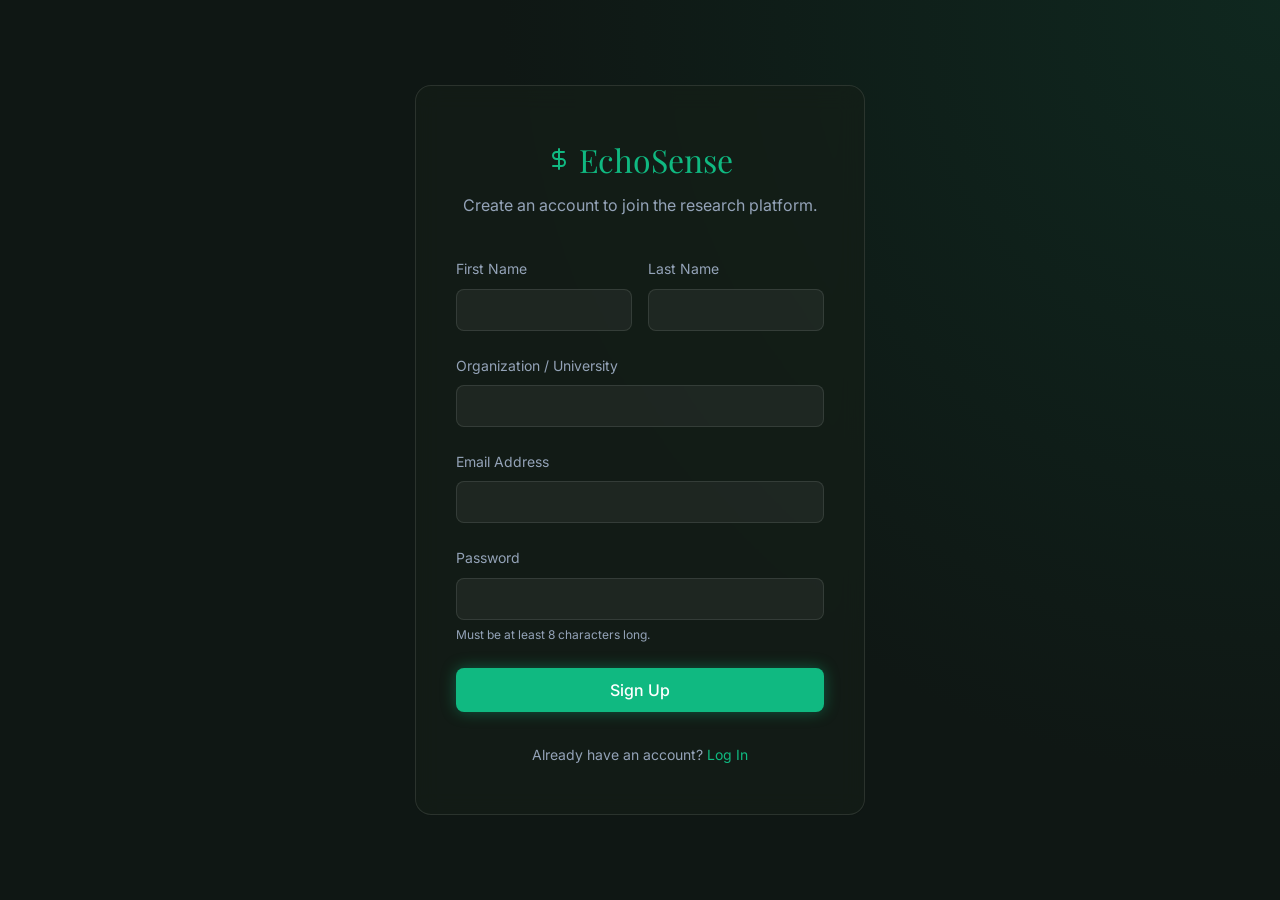
<file: frontend/signup.html>
<!DOCTYPE html>
<html lang="en">
<head>
    <meta charset="UTF-8">
    <meta name="viewport" content="width=device-width, initial-scale=1.0">
    <title>Sign Up | EchoSense</title>
    <link href="https://fonts.googleapis.com/css2?family=Inter:wght@300;400;500;600&family=Playfair+Display:wght@400;600;700&display=swap" rel="stylesheet">
    <link rel="stylesheet" href="css/global.css">
    <style>
        .auth-container { min-height: 100vh; display: flex; align-items: center; justify-content: center; background: radial-gradient(circle at top right, rgba(16, 185, 129, 0.1) 0%, var(--bg-dark) 50%); padding: 2rem; }
        .auth-card { max-width: 450px; width: 100%; padding: 3rem 2.5rem; }
        .auth-header { text-align: center; margin-bottom: 2.5rem; }
        .auth-logo { font-family: 'Playfair Display', serif; font-size: 2rem; color: var(--primary-emerald); display: flex; align-items: center; justify-content: center; gap: 0.5rem; margin-bottom: 0.5rem; }
        .form-group { margin-bottom: 1.5rem; }
        .form-label { display: block; margin-bottom: 0.5rem; color: var(--text-muted); font-size: 0.875rem; }
        .form-control { width: 100%; padding: 0.75rem 1rem; background: rgba(255, 255, 255, 0.05); border: 1px solid var(--border-subtle); border-radius: 8px; color: #fff; transition: var(--transition-smooth); font-family: 'Inter', sans-serif; }
        .form-control:focus { outline: none; border-color: var(--primary-emerald); background: rgba(16, 185, 129, 0.05); }
        .btn-block { width: 100%; display: block; }
        .auth-footer { text-align: center; margin-top: 2rem; color: var(--text-muted); font-size: 0.875rem; }
        .auth-footer a { color: var(--primary-emerald); text-decoration: none; }
        .password-hint { font-size: 0.75rem; color: var(--text-muted); margin-top: 5px; }
    </style>
</head>
<body>
    <div class="auth-container">
        <div class="glass-panel auth-card">
            <div class="auth-header">
                <div class="auth-logo">
                    <svg width="24" height="24" viewBox="0 0 24 24" fill="none" stroke="currentColor" stroke-width="2" stroke-linecap="round" stroke-linejoin="round"><path d="M12 2v20M17 5H9.5a3.5 3.5 0 0 0 0 7h5a3.5 3.5 0 0 1 0 7H6"/></svg>
                    EchoSense
                </div>
                <p class="text-muted">Create an account to join the research platform.</p>
            </div>
            
            <form onsubmit="event.preventDefault(); window.location.href='login.html';">
                <div style="display: grid; grid-template-columns: 1fr 1fr; gap: 1rem;">
                    <div class="form-group">
                        <label class="form-label">First Name</label>
                        <input type="text" class="form-control" required>
                    </div>
                    <div class="form-group">
                        <label class="form-label">Last Name</label>
                        <input type="text" class="form-control" required>
                    </div>
                </div>
                <div class="form-group">
                    <label class="form-label">Organization / University</label>
                    <input type="text" class="form-control" required>
                </div>
                <div class="form-group">
                    <label class="form-label">Email Address</label>
                    <input type="email" class="form-control" required>
                </div>
                <div class="form-group">
                    <label class="form-label">Password</label>
                    <input type="password" class="form-control" pattern=".{8,}" required>
                    <div class="password-hint">Must be at least 8 characters long.</div>
                </div>
                <button type="submit" class="btn btn-primary btn-block">Sign Up</button>
            </form>
            
            <div class="auth-footer">
                Already have an account? <a href="login.html">Log In</a>
            </div>
        </div>
    </div>
</body>
</html>
</file>
<file: frontend/css/global.css>
/* Reset and Base Variables */
* {
    margin: 0;
    padding: 0;
    box-sizing: border-box;
    font-family: 'Inter', -apple-system, BlinkMacSystemFont, sans-serif;
}

:root {
    --bg-dark: #0f1714;
    --bg-card: rgba(20, 30, 24, 0.7);
    --border-subtle: rgba(255, 255, 255, 0.1);
    
    --primary-emerald: #10b981;
    --primary-hover: #059669;
    --accent-sage: #84cc16;
    
    --alert-red: #ef4444;
    --alert-yellow: #f59e0b;
    
    --text-main: #f8fafc;
    --text-muted: #94a3b8;
    
    --glow-emerald: 0 0 15px rgba(16, 185, 129, 0.4);
    --transition-smooth: all 0.3s cubic-bezier(0.4, 0, 0.2, 1);
}

body {
    background-color: var(--bg-dark);
    color: var(--text-main);
    overflow-x: hidden;
    line-height: 1.6;
}

h1, h2, h3, h4, h5, h6 {
    font-family: 'Playfair Display', serif;
    font-weight: 600;
}

/* Glassmorphism Utilities */
.glass-panel {
    background: var(--bg-card);
    backdrop-filter: blur(12px);
    -webkit-backdrop-filter: blur(12px);
    border: 1px solid var(--border-subtle);
    border-radius: 16px;
    padding: 24px;
}

/* Buttons */
.btn {
    display: inline-flex;
    align-items: center;
    justify-content: center;
    padding: 12px 24px;
    border-radius: 8px;
    font-weight: 500;
    font-size: 1rem;
    transition: var(--transition-smooth);
    cursor: pointer;
    text-decoration: none;
    border: none;
}

.btn-primary {
    background-color: var(--primary-emerald);
    color: #fff;
    box-shadow: var(--glow-emerald);
}

.btn-primary:hover {
    background-color: var(--primary-hover);
    transform: translateY(-2px);
    box-shadow: 0 0 25px rgba(16, 185, 129, 0.6);
}

.btn-outline {
    background: transparent;
    color: var(--primary-emerald);
    border: 1px solid var(--primary-emerald);
}

.btn-outline:hover {
    background: rgba(16, 185, 129, 0.1);
}

/* Utility Classes */
.text-emerald { color: var(--primary-emerald); }
.text-sage { color: var(--accent-sage); }
.text-muted { color: var(--text-muted); }
.mb-1 { margin-bottom: 0.5rem; }
.mb-2 { margin-bottom: 1rem; }
.mb-3 { margin-bottom: 1.5rem; }
.mb-4 { margin-bottom: 2rem; }

/* Custom Scrollbar */
::-webkit-scrollbar {
    width: 8px;
}
::-webkit-scrollbar-track {
    background: var(--bg-dark);
}
::-webkit-scrollbar-thumb {
    background: #2a3d34;
    border-radius: 4px;
}
::-webkit-scrollbar-thumb:hover {
    background: var(--primary-emerald);
}
</file>
<file: frontend/css/landing.css>
/* Landing Page Specific Styles */
.hero-section {
    min-height: 100vh;
    display: flex;
    flex-direction: column;
    justify-content: center;
    align-items: center;
    text-align: center;
    padding: 2rem;
    position: relative;
    background: radial-gradient(circle at center, rgba(16, 185, 129, 0.1) 0%, transparent 70%);
}

.hero-title {
    font-size: 4.5rem;
    line-height: 1.1;
    margin-bottom: 1.5rem;
    background: linear-gradient(to right, #f8fafc, #84cc16);
    -webkit-background-clip: text;
    -webkit-text-fill-color: transparent;
    opacity: 0;
    transform: translateY(30px);
    animation: fadeInUp 1s ease forwards 0.3s;
}

.hero-subtitle {
    font-size: 1.5rem;
    color: var(--text-muted);
    max-width: 600px;
    margin-bottom: 3rem;
    opacity: 0;
    transform: translateY(30px);
    animation: fadeInUp 1s ease forwards 0.6s;
}

.scroll-indicator {
    position: absolute;
    bottom: 2rem;
    left: 50%;
    transform: translateX(-50%);
    animation: bounce 2s infinite;
    opacity: 0.5;
}

.scroll-indicator svg {
    width: 32px;
    height: 32px;
    stroke: var(--primary-emerald);
}

/* Story Sections */
.story-section {
    min-height: 100vh;
    padding: 6rem 2rem;
    display: flex;
    align-items: center;
    justify-content: center;
}

.story-container {
    max-width: 1200px;
    width: 100%;
    display: grid;
    grid-template-columns: 1fr 1fr;
    gap: 4rem;
    align-items: center;
}

.story-content {
    opacity: 0;
    transform: translateX(-50px);
    transition: all 0.8s ease;
}

.story-visual {
    opacity: 0;
    transform: translateX(50px);
    transition: all 0.8s ease;
    display: flex;
    justify-content: center;
}

.story-visual img {
    width: 100%;
    border-radius: 20px;
    box-shadow: var(--glow-emerald);
}

/* Scroll Animation Classes */
.is-visible .story-content,
.is-visible .story-visual {
    opacity: 1;
    transform: translateX(0);
}

.concept-card {
    background: var(--bg-card);
    border: 1px solid var(--border-subtle);
    padding: 2rem;
    border-radius: 16px;
    backdrop-filter: blur(10px);
    margin-bottom: 1rem;
    border-left: 4px solid var(--primary-emerald);
}

.cta-section {
    min-height: 60vh;
    display: flex;
    flex-direction: column;
    justify-content: center;
    align-items: center;
    text-align: center;
    background: linear-gradient(180deg, transparent, rgba(16, 185, 129, 0.05));
}

/* Animations */
@keyframes fadeInUp {
    to {
        opacity: 1;
        transform: translateY(0);
    }
}

@keyframes bounce {
    0%, 20%, 50%, 80%, 100% { transform: translateY(0) translateX(-50%); }
    40% { transform: translateY(-20px) translateX(-50%); }
    60% { transform: translateY(-10px) translateX(-50%); }
}

/* Responsive */
@media (max-width: 768px) {
    .story-container {
        grid-template-columns: 1fr;
    }
    .hero-title {
        font-size: 3rem;
    }
}
</file>
<file: frontend/css/dashboard.css>
/* Dashboard Layout */
.dashboard-layout {
    display: flex;
    min-height: 100vh;
}

/* Sidebar */
.sidebar {
    width: 260px;
    background: rgba(15, 23, 20, 0.95);
    border-right: 1px solid var(--border-subtle);
    display: flex;
    flex-direction: column;
    position: fixed;
    height: 100vh;
    z-index: 100;
}

.sidebar-header {
    padding: 2rem 1.5rem;
    border-bottom: 1px solid var(--border-subtle);
}

.logo {
    font-family: 'Playfair Display', serif;
    font-size: 1.5rem;
    font-weight: bold;
    color: var(--primary-emerald);
    display: flex;
    align-items: center;
    gap: 0.5rem;
    text-decoration: none;
}

.nav-links {
    padding: 1.5rem 0;
    flex-grow: 1;
}

.nav-item {
    display: flex;
    align-items: center;
    padding: 1rem 1.5rem;
    color: var(--text-muted);
    text-decoration: none;
    transition: var(--transition-smooth);
    gap: 1rem;
    border-left: 3px solid transparent;
}

.nav-item:hover, .nav-item.active {
    color: var(--text-main);
    background: rgba(16, 185, 129, 0.05);
    border-left-color: var(--primary-emerald);
}

.user-profile {
    padding: 1.5rem;
    border-top: 1px solid var(--border-subtle);
    display: flex;
    align-items: center;
    gap: 1rem;
}

.avatar {
    width: 40px;
    height: 40px;
    border-radius: 50%;
    background: var(--primary-emerald);
    display: flex;
    align-items: center;
    justify-content: center;
    font-weight: bold;
}

/* Main Content Area */
.main-content {
    flex-grow: 1;
    margin-left: 260px;
    padding: 2rem;
    display: flex;
    flex-direction: column;
    gap: 2rem;
}

.topbar {
    display: flex;
    justify-content: space-between;
    align-items: center;
}

/* Metric Cards */
.metrics-grid {
    display: grid;
    grid-template-columns: repeat(auto-fit, minmax(240px, 1fr));
    gap: 1.5rem;
}

.metric-card {
    display: flex;
    align-items: center;
    gap: 1.5rem;
}

.metric-icon {
    width: 48px;
    height: 48px;
    border-radius: 12px;
    display: flex;
    align-items: center;
    justify-content: center;
    background: rgba(16, 185, 129, 0.1);
    color: var(--primary-emerald);
}

.metric-info h4 {
    color: var(--text-muted);
    font-size: 0.875rem;
    font-family: 'Inter', sans-serif;
    font-weight: 500;
}

.metric-info .value {
    font-size: 1.75rem;
    font-weight: bold;
    margin-top: 0.25rem;
}

/* Charts Area */
.charts-grid {
    display: grid;
    grid-template-columns: 2fr 1fr;
    gap: 1.5rem;
}

.chart-container {
    min-height: 350px;
    position: relative;
}

.gauge-container {
    display: flex;
    flex-direction: column;
    align-items: center;
    justify-content: center;
    height: 100%;
}

.gauge-circle {
    width: 180px;
    height: 180px;
    border-radius: 50%;
    border: 10px solid var(--bg-dark);
    display: flex;
    align-items: center;
    justify-content: center;
    position: relative;
    box-shadow: inset 0 0 20px rgba(0,0,0,0.5), 0 0 30px rgba(16, 185, 129, 0.3);
    margin-bottom: 1.5rem;
}

.gauge-value {
    font-size: 3rem;
    font-weight: bold;
    color: var(--primary-emerald);
}

/* Status Indicators */
.status-badge {
    padding: 0.25rem 0.75rem;
    border-radius: 1rem;
    font-size: 0.875rem;
    font-weight: 500;
}

.status-normal { background: rgba(16, 185, 129, 0.2); color: #34d399; }
.status-stress { background: rgba(245, 158, 11, 0.2); color: #fbbf24; }
.status-critical { background: rgba(239, 68, 68, 0.2); color: #f87171; }

/* Admin Grid */
.admin-grid {
    grid-template-columns: repeat(3, 1fr);
}

/* Table */
.data-table {
    width: 100%;
    border-collapse: collapse;
}

.data-table th, .data-table td {
    padding: 1rem;
    text-align: left;
    border-bottom: 1px solid var(--border-subtle);
}

.data-table th {
    color: var(--text-muted);
    font-weight: 500;
}
</file>
